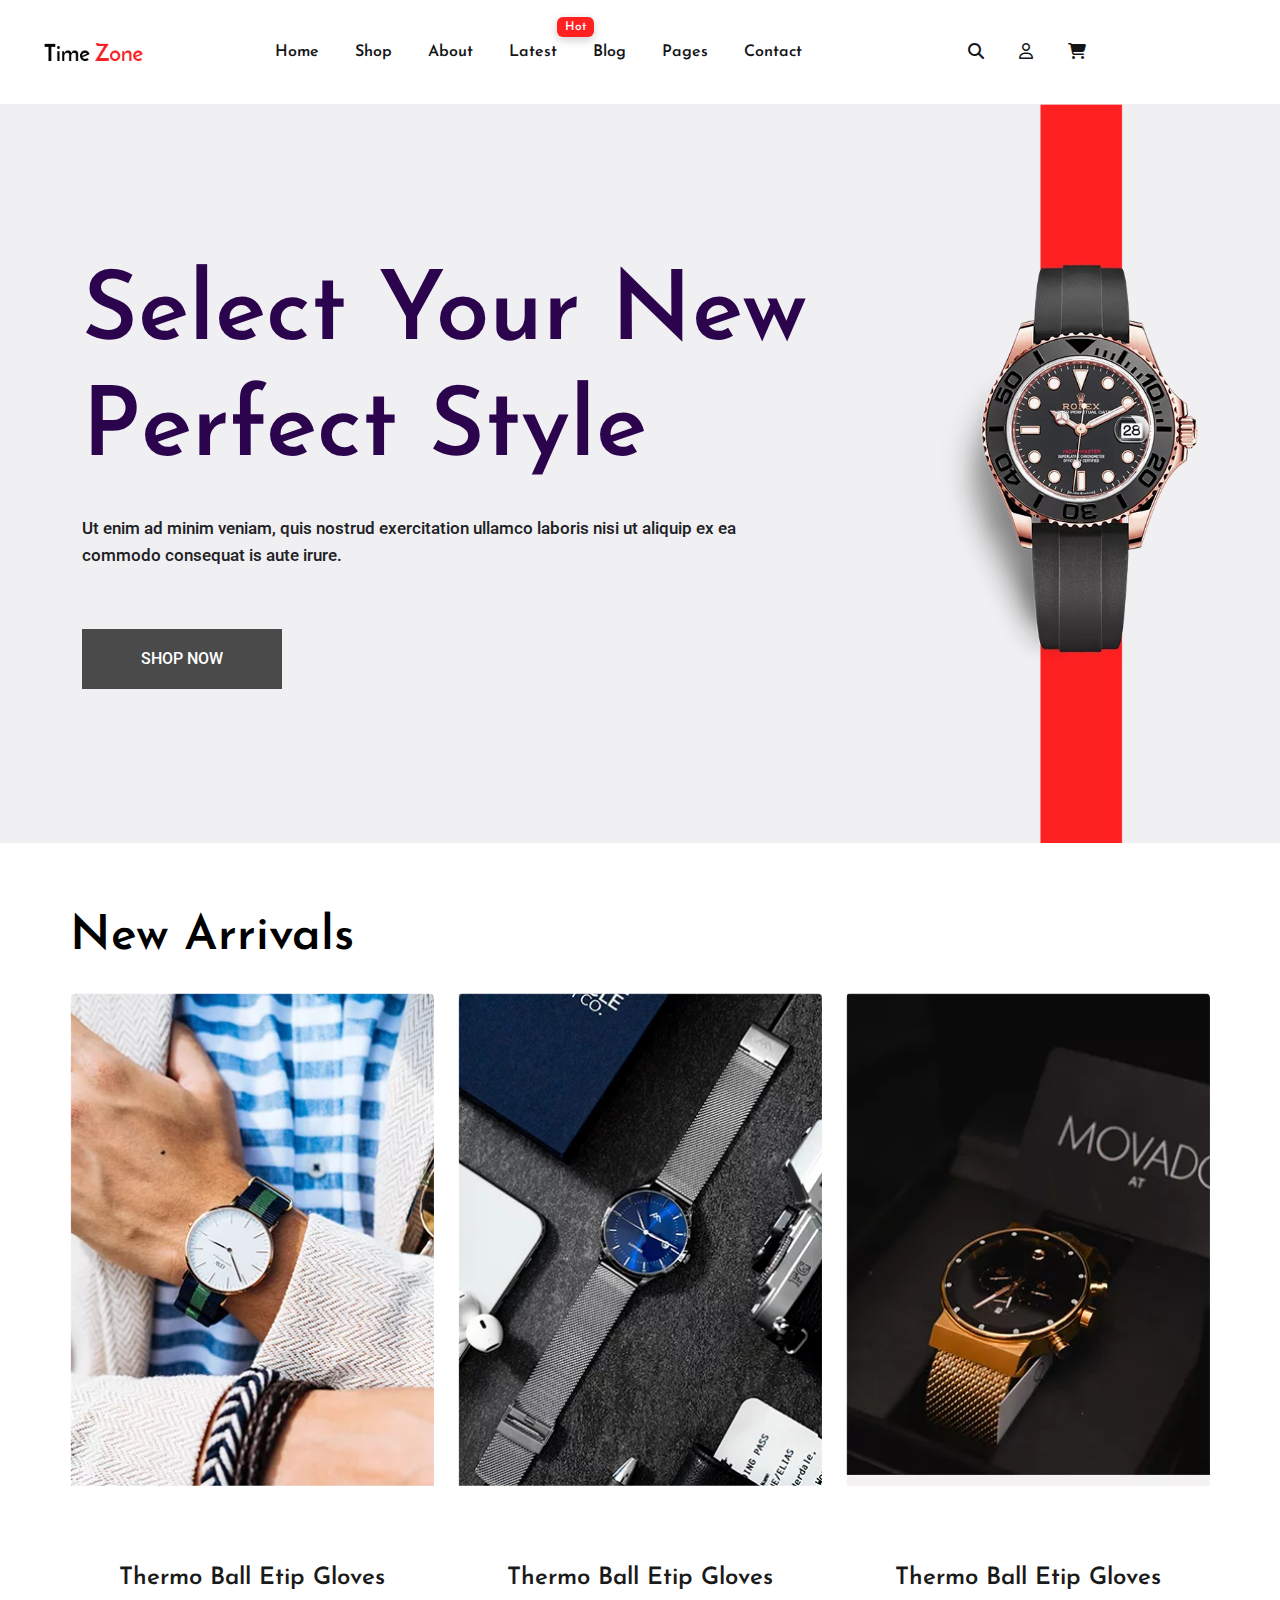
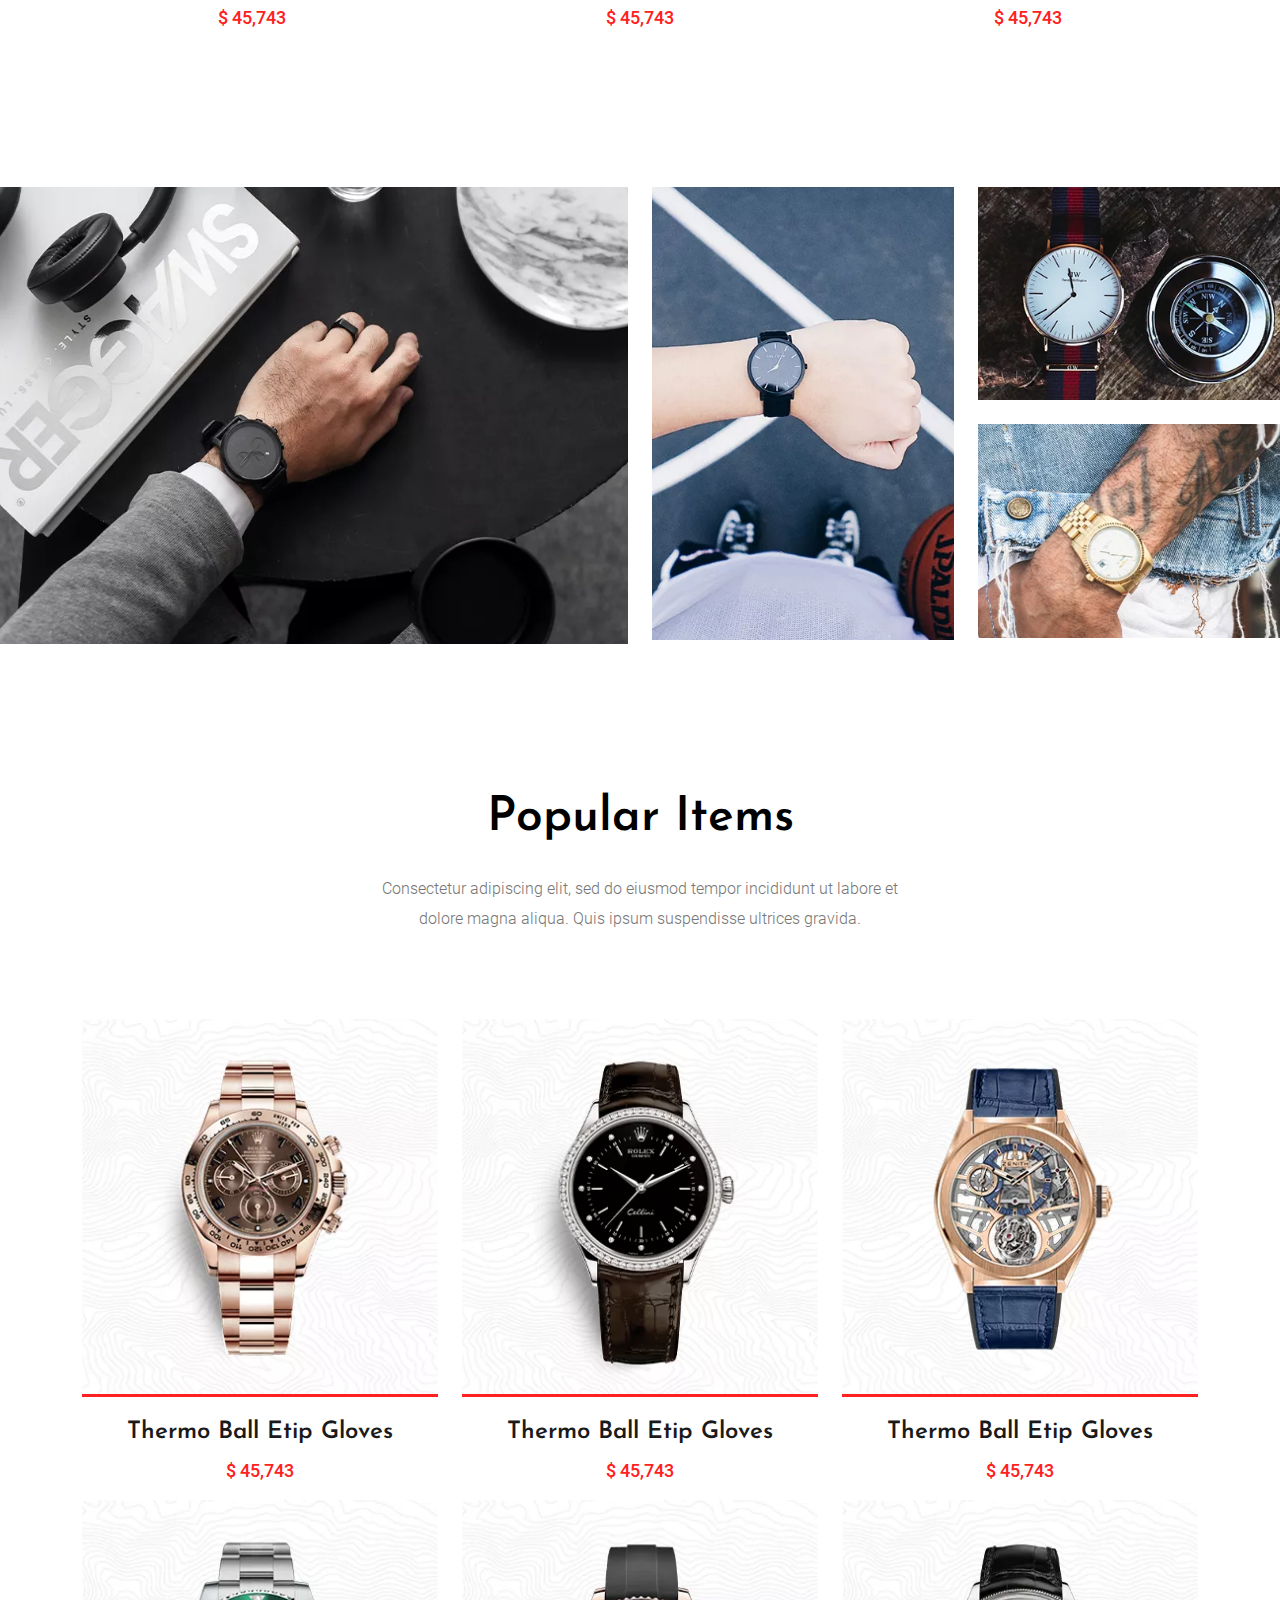
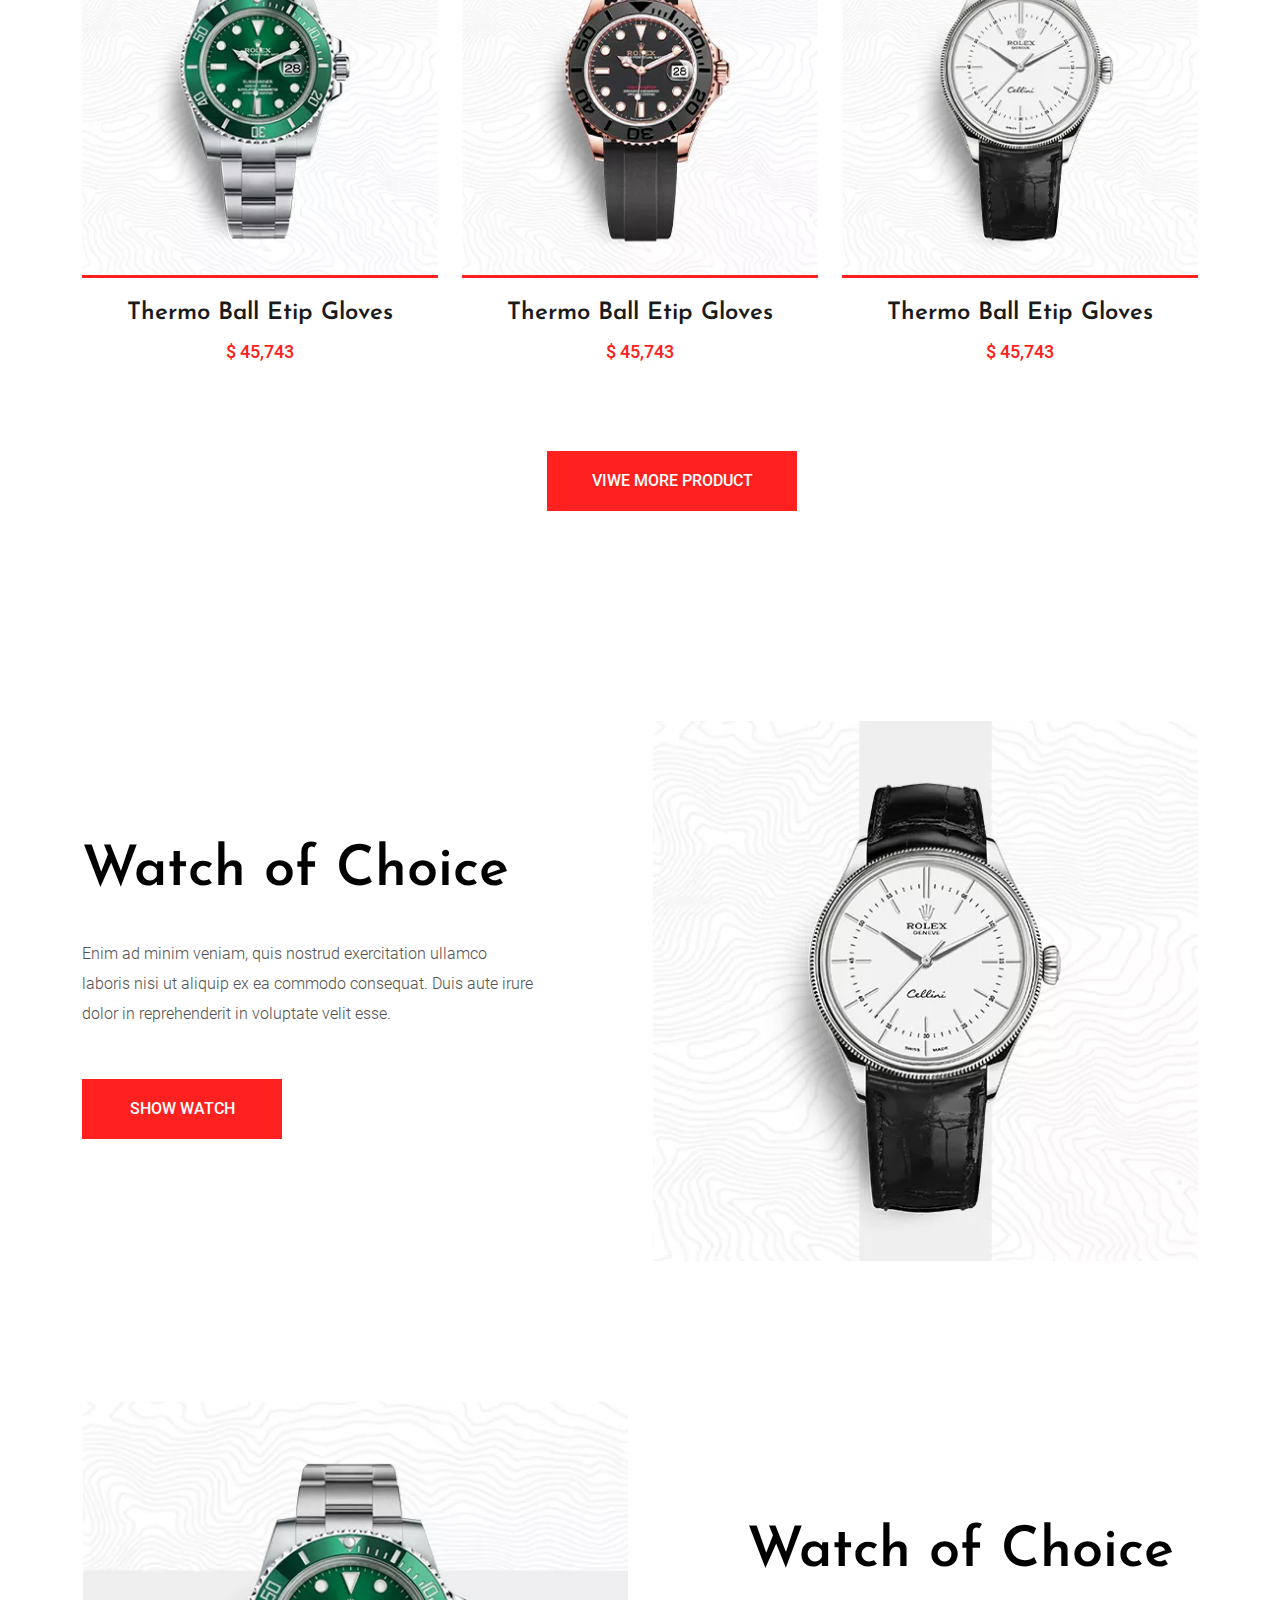
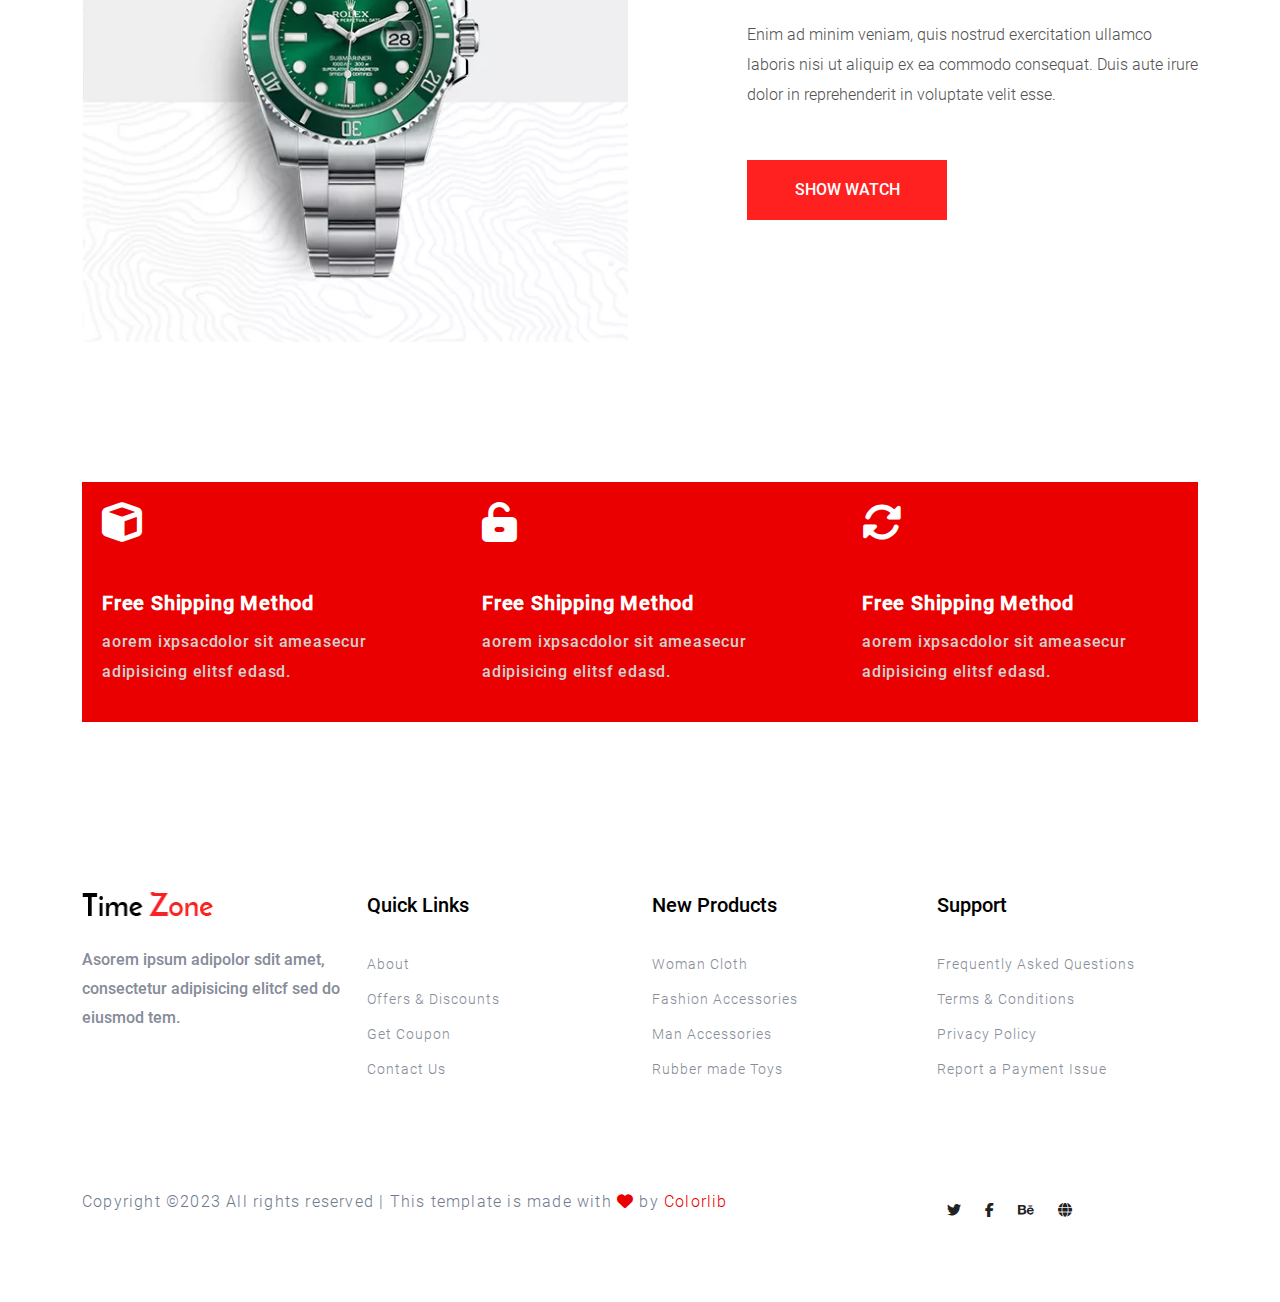
<file: index.html>
<!DOCTYPE html>
<html lang="en">
<head>
    <meta charset="UTF-8">
    <meta http-equiv="X-UA-Compatible" content="IE=edge">
    <meta name="viewport" content="width=device-width, initial-scale=1.0">
    <meta name="description" content="">
    <meta name="keywords" content="">
    <title>Watch shop | eCommers</title>
    <link rel="shortcut icon" href="imgs/logo/favicon.ico" type="image/x-icon">

    <!-- fontawesome cdn -->
    <link rel="stylesheet" href="https://cdnjs.cloudflare.com/ajax/libs/font-awesome/6.2.1/css/all.min.css">

    <!-- bootstrap link -->
    <link rel="stylesheet" href="css/bootstrap.min.css">
    <!-- main css -->
    <link rel="stylesheet" href="css/main.css">
</head>
<body>
    
    <!-- start header  -->
    <header id="header" >
        <nav class="navbar navbar-expand-lg ">
            <div class="container-fluid ">
                <a class="navbar-brand col-lg-1" href="#">
                    <img src="imgs/logo/logo (1).png" alt="">
                </a>
                <button class="navbar-toggler" type="button" data-bs-toggle="collapse" data-bs-target="#navbarSupportedContent" aria-controls="navbarSupportedContent" aria-expanded="false" aria-label="Toggle navigation">
                    <span class="navbar-toggler-icon"></span>
                </button>
                <div class="collapse navbar-collapse col-lg-9" id="navbarSupportedContent">
                    <ul class="navbar-nav  mb-2 mb-lg-0 col-lg-6 ">
                        <li class="nav-item">
                            <a class="nav-link" aria-current="page" href="index.html">Home</a>
                        </li>
                        <li class="nav-item">
                            <a class="nav-link" href="shop.html">Shop</a>
                        </li>
                        <li class="nav-item">
                            <a class="nav-link" href="about.html">About</a>
                        </li>
                        <li class="nav-item parentDropdown">
                            <a class="nav-link li_has_badge  " href="#" role="button">
                            Latest
                            <span class="badge">Hot</span>
                            </a>
                            <ul class="dropdown-me">
                                <li><a class="dropdown-item" href="shop.html"> Product list</a></li>
                                <li><a class="dropdown-item" href="watchShop.html"> Product Details</a></li>
                                
                            </ul>
                        </li>
                        <li class="nav-item parentDropdown">
                            <a class="nav-link " href="#" >
                            Blog
                            </a>
                            <ul class="dropdown-me">
                                <li><a class="dropdown-item" href="blog.html">Blog</a></li>
                                <li><a class="dropdown-item" href="#">Blog Details</a></li>
                            </ul>
                        </li>
                        <li class="nav-item parentDropdown">
                            <a class="nav-link " href="#" >
                            pages
                            </a>
                            <ul class="dropdown-me">
                                <li><a class="dropdown-item" href="#">Login</a></li>
                                <li><a class="dropdown-item" href="#">Cart</a></li>
                                <li><a class="dropdown-item" href="#">Element </a></li>
                                <li><a class="dropdown-item" href="#">Confirmation</a></li>
                                <li><a class="dropdown-item" href="#">Product Checkout</a></li>
                            </ul>
                        </li>
                    <li class="nav-item">
                        <a class="nav-link" href="contact.html">Contact</a>
                    </li>
                    </ul>
                    
                    
                </div>
                <div class="social col-lg-3">
                    <a href="#"> 
                        <i class="fa-solid fa-magnifying-glass"></i>
                    </a>

                    <a href="#"> 
                        <i class="fa-regular fa-user"></i>
                    </a>

                    <a href="#"> 
                        <i class="fa-solid fa-cart-shopping"></i>
                    </a>
                </div>
                
            </div>
        </nav>
    </header>

    <!-- end header  -->


    <!--start object  -->
    <section class="slidetitle">
        <div class="container">
            <div class="row justify-content-between align-items-center">
                <div class="col-xl-8 col-lg-8 col-md-8 col-sm-8">
                    <h2>Select Your New Perfect Style</h2>
                    <p>
                        Ut enim ad minim veniam, quis nostrud exercitation ullamco laboris nisi ut aliquip ex ea commodo consequat is aute irure.
                    </p>

                    <a href="#" class="but_loc"> shop now</a>
                </div>
                <div class="col-xl-3 col-lg-3 col-md-4 col-sm-4 d-none d-sm-block">
                    <img src="imgs/hero/watch.png" alt="">
                </div>
            </div>
            
        </div>
    </section>
    <!-- end object -->


    <!--start  New Arrivals-->
    <section class="Arrivals">
        <div class="container p-70">
            <h2>New Arrivals</h2>
            <div class="row justify-content-evenly">
                <div class="col-xl-4 col-lg-4 col-md-6 col-sm-6">
                    <div class="card" >
                        <div  class="imgall">
                            <img src="imgs/gallary/new_product1.png" class="card-img-top" alt="...">
                        </div>
                        <div class="card-body">
                            <h3><a href="#">Thermo Ball Etip Gloves</a></h3>
                            <span>$ 45,743</span>
                        </div>
                    </div>
                </div>
                <div class="col-xl-4 col-lg-4 col-md-6 col-sm-6">
                    <div class="card" >
                        <div class="imgall">
                            <img src="imgs/gallary/new_product2.png" class="card-img-top" alt="...">
                        </div>
                        <div class="card-body">
                            <h3><a href="#">Thermo Ball Etip Gloves</a></h3>
                            <span>$ 45,743</span>
                        </div>
                    </div>
                </div>
                <div class="col-xl-4 col-lg-4 col-md-6 col-sm-6">
                    <div class="card">
                        <div  class="imgall">
                            <img src="imgs/gallary/new_product3.png" class="card-img-top" alt="...">
                        </div>
                        <div class="card-body " >
                            <h3><a href="#">Thermo Ball Etip Gloves</a></h3>
                            <span>$ 45,743</span>
                        </div>
                    </div>
                </div>

            </div>
        </div>

        
    </section>
    <!--  end New Arrivals -->

    <!-- ///////////////////////////////////////////// -->
    <div class="gallery-area p-70">
        <div class="row">
            <div class="col-xl-6 col-lg-4 col-md-6 col-sm-6">
                <div class="single-gallery ">
                    <img src="imgs/gallary/gallery1.png" alt="" class="img-in-responsive">
                </div>
    
            </div>
            <div class="col-xl-3 col-lg-4 col-md-6 col-sm-6">
                <div class="single-gallery">
                    <img src="imgs/gallary/gallery2.png" alt=""  class="img-in-responsive">
                </div>
                
            </div>
            <div class="col-xl-3 col-lg-4 col-md-12">
                <div class="row">
                    <div class="col-xl-12 col-lg-12 col-md-6 col-sm-6">
                        <div class="single-gallery mb-4">
                            <img src="imgs/gallary/gallery3.png" alt=""class="">
                        </div>
                    </div>
                    <div class="col-xl-12 col-lg-12  col-md-6 col-sm-6">
                        <div class="single-gallery mb-3">
                            <img src="imgs/gallary/gallery4.png" alt=""class="">
                        </div>
                    </div>
                </div>
            </div>
    
    
        </div>
    
    </div>

    <!-- ///////////////////////////////////////////// -->

    <!--start Popular Items section  -->

    <section class=" Popular">
        <div class="container">
            <div class="row justify-content-center">
                <div class="col-xl-6 col-lg-7 col-md-9">
                    <div class="tittlePopular text-center p-70">
                        <h2>Popular Items </h2>
                        <p>Consectetur adipiscing elit, sed do eiusmod tempor incididunt ut labore et dolore magna aliqua. Quis ipsum suspendisse ultrices gravida.</p>
                    </div>
                </div>
            </div>

            <div class="row">
                <div class="col-xl-4 col-lg-4 col-md-6 col-sm-6">
                    <div class="card">
                        <div  class="imgall">
                            <img src="imgs/gallary/popular1.png" class="card-img-top" alt="...">
                            <div class="overlay">
                                <i class="fa-regular fa-heart"></i>
                                <a href="#" class="but-popular">add to cart</a>
                            </div>
                        </div>
                        <div class="card-body " >
                            <h3><a href="#">Thermo Ball Etip Gloves</a></h3>
                            <span>$ 45,743</span>
                        </div>
                    </div>
                </div>

                <div class="col-xl-4 col-lg-4 col-md-6 col-sm-6">
                    <div class="card">
                        <div  class="imgall">
                            <img src="imgs/gallary/popular2.png" class="card-img-top" alt="...">
                            <div class="overlay">
                                <i class="fa-regular fa-heart"></i>
                                <a href="#" class="but-popular">add to cart</a>
                            </div>
                        </div>
                        <div class="card-body " >
                            <h3><a href="#">Thermo Ball Etip Gloves</a></h3>
                            <span>$ 45,743</span>
                        </div>
                    </div>
                </div>

                <div class="col-xl-4 col-lg-4 col-md-6 col-sm-6">
                    <div class="card">
                        <div  class="imgall">
                            <img src="imgs/gallary/popular3.png" class="card-img-top" alt="...">
                            <div class="overlay">
                                <i class="fa-regular fa-heart"></i>
                                <a href="#" class="but-popular">add to cart</a>
                            </div>
                        </div>
                        <div class="card-body " >
                            <h3><a href="#">Thermo Ball Etip Gloves</a></h3>
                            <span>$ 45,743</span>
                        </div>
                    </div>
                </div>






                <div class="col-xl-4 col-lg-4 col-md-6 col-sm-6">
                    <div class="card">
                        <div  class="imgall">
                            <img src="imgs/gallary/popular4.png" class="card-img-top" alt="...">
                            <div class="overlay">
                                <i class="fa-regular fa-heart"></i>
                                <a href="#" class="but-popular">add to cart</a>
                            </div>
                        </div>
                        <div class="card-body " >
                            <h3><a href="#">Thermo Ball Etip Gloves</a></h3>
                            <span>$ 45,743</span>
                        </div>
                    </div>
                </div>

                <div class="col-xl-4 col-lg-4 col-md-6 col-sm-6">
                    <div class="card">
                        <div  class="imgall">
                            <img src="imgs/gallary/popular5.png" class="card-img-top" alt="...">
                            <div class="overlay">
                                <i class="fa-regular fa-heart"></i>
                                <a href="#" class="but-popular">add to cart</a>
                            </div>
                        </div>
                        <div class="card-body " >
                            <h3><a href="#">Thermo Ball Etip Gloves</a></h3>
                            <span>$ 45,743</span>
                        </div>
                    </div>
                </div>

                <div class="col-xl-4 col-lg-4 col-md-6 col-sm-6">
                    <div class="card">
                        <div  class="imgall">
                            <img src="imgs/gallary/popular6.png" class="card-img-top" alt="...">
                            <div class="overlay">
                                <i class="fa-regular fa-heart"></i>
                                <a href="#" class="but-popular">add to cart</a>
                            </div>
                        </div>
                        <div class="card-body " >
                            <h3><a href="#">Thermo Ball Etip Gloves</a></h3>
                            <span>$ 45,743</span>
                        </div>
                    </div>
                </div>


                <div class="row justify-content-center ">
                    <div class="col-md-2">
                        <div class="text-center p-70 but-responsiv">
                            <a href="#" class="but_loc but_loc-bg"> viwe more Product</a>
                        </div>
                    </div>
                </div>



            </div>
            
        </div>


    </section>


    <!-- end Popular Items section -->

<!--  -->
    <!--  -->
    <section class="watch-area p-70">
        <div class="container">
            <div class="row align-items-center justify-content-between p-70 ">
                <div class="col-lg-5 col-md-6 mar-button">
                    <h2>Watch of Choice</h2>
                    <p>Enim ad minim veniam, quis nostrud exercitation ullamco laboris nisi ut aliquip ex ea commodo consequat. Duis aute irure dolor in reprehenderit in voluptate velit esse.</p>
                    <a href="#" class="but_loc but_loc-bg">show watch</a>
                </div>
                <div class="col-lg-6 col-md-6 col-sm-10">
                    <div class="choice-watch-img mb-40">
                        <img src="imgs/gallary/choce_watch1.png" alt="">
                    </div>
                </div>
            </div>

            <div class="row align-items-center justify-content-between p-70">
                <div class="col-lg-6 col-md-6 col-sm-10">
                    <div class="choice-watch-img mb-40">
                        <img src="imgs/gallary/choce_watch2.png" alt="" class="mar-button">
                    </div>
                </div>

                <div class="col-lg-5 col-md-6">
                    <h2>Watch of Choice</h2>
                    <p>Enim ad minim veniam, quis nostrud exercitation ullamco laboris nisi ut aliquip ex ea commodo consequat. Duis aute irure dolor in reprehenderit in voluptate velit esse.</p>
                    <a href="#" class="but_loc but_loc-bg">show watch</a>
                </div>
                
            </div>
        </div>
    </section>
    <!--  -->


<!-- start shop-method-area  -->

    <section class="shop-method-area">
        <div class="container">
            <div class="method-wrapper">
                <div class="row">
                    <div class="col-xl-4 col-lg-4 col-md-6">
                        <div class="card">
                            <i class="fa-solid fa-cube"></i><br>
                            <h3>Free Shipping Method    </h3>
                            <p>
                                aorem ixpsacdolor sit ameasecur adipisicing elitsf edasd.
                            </p>
                        </div>
                    </div>
                    <div class="col-xl-4 col-lg-4 col-md-6">
                        <div class="card">
                            <i class="fa-solid fa-unlock-keyhole"></i><br>
                            <h3>Free Shipping Method    </h3>
                            <p>
                                aorem ixpsacdolor sit ameasecur adipisicing elitsf edasd.
                            </p>
                        </div>
                    </div>
                    <div class="col-xl-4 col-lg-4 col-md-6">
                        <div class="card">
                            <i class="fa-solid fa-rotate"></i><br>
                            <h3>Free Shipping Method    </h3>
                            <p>
                                aorem ixpsacdolor sit ameasecur adipisicing elitsf edasd.
                            </p>
                        </div>
                    </div>
                </div>
            </div>
        </div>
    </section>
<!-- end shop-method-area  -->



<!--start footer  -->
<footer class="p-70">
    <div class="container">
        <div class="row justify-content-between">
            <div class="col-xl-3 col-lg-3 col-md-5 col-sm-6">
                <div class="single-footer-caption mb-50">
                    <div class="single-footer-caption mb-30">
                        <div class="footer-logo">
                            <a href="index.html"><img src="imgs/logo/logo2_footer (1).png" alt=""></a>
                        </div>
                        <div class="footer-tittle">
                            <div class="footer-pera">
                                <p>Asorem ipsum adipolor sdit amet, consectetur adipisicing elitcf sed do eiusmod tem.</p>
                            </div>
                        </div>
                    </div>
                </div>
            </div>

            <div class="col-xl-3 col-lg-3 col-md-3 col-sm-5">
                <div class="single-footer-caption mb-50">
                    <div class="footer-tittle">
                        <h4>Quick Links</h4>
                        <ul>
                            <li><a href="#">About</a></li>
                            <li><a href="#"> Offers &amp; Discounts</a></li>
                            <li><a href="#"> Get Coupon</a></li>
                            <li><a href="#"> Contact Us</a></li>
                        </ul>
                    </div>
                </div>
            </div>

            <div class="col-xl-3 col-lg-3 col-md-4 col-sm-7">
                <div class="single-footer-caption mb-50">
                    <div class="footer-tittle">
                        <h4>New Products</h4>
                        <ul>
                            <li><a href="#">Woman Cloth</a></li>
                            <li><a href="#">Fashion Accessories</a></li>
                            <li><a href="#"> Man Accessories</a></li>
                            <li><a href="#"> Rubber made Toys</a></li>
                        </ul>
                    </div>
                </div>
            </div>


            <div class="col-xl-3 col-lg-3 col-md-5 col-sm-7">
                <div class="single-footer-caption mb-50">
                    <div class="footer-tittle">
                        <h4>Support</h4>
                        <ul>
                            <li><a href="#">Frequently Asked Questions</a></li>
                            <li><a href="#">Terms &amp; Conditions</a></li>
                            <li><a href="#">Privacy Policy</a></li>
                            <li><a href="#">Report a Payment Issue</a></li>
                        </ul>
                    </div>
                </div>
            </div>
        </div>



        <div class="footer-coptright row align-items-center">
            <div class="col-xl-9 col-lg-10 col-md-7">
                <div class="footer-copy-right">
                    <p>
                        Copyright ©2023 All rights reserved | This template is made with <i class="fa fa-heart" aria-hidden="true"></i> by <a href="#" target="_blank">Colorlib</a>
                    </p>
                </div>
            </div>
            <div class="col-xl-3 col-lg-2 col-md-5">
                <div class="footer-copy-right f-right">
                
                    <div class="footer-social">
                        <a href="#"><i class="fab fa-twitter"></i></a>
                        <a href="https://www.facebook.com"><i class="fab fa-facebook-f"></i></a>
                        <a href="#"><i class="fab fa-behance"></i></a>
                        <a href="#"><i class="fas fa-globe"></i></a>
                    </div>
                </div>
            </div>
        </div>
    </div>
    
</footer>


<button id="upTop" class="btn "><i class="fa-solid fa-up-long"></i></button>



    <script src="js/popper.min.js"></script>
    <script src="js/bootstrap.min.js"></script>
    <script src="js/main.js"></script>
</body>
</html>
</file>
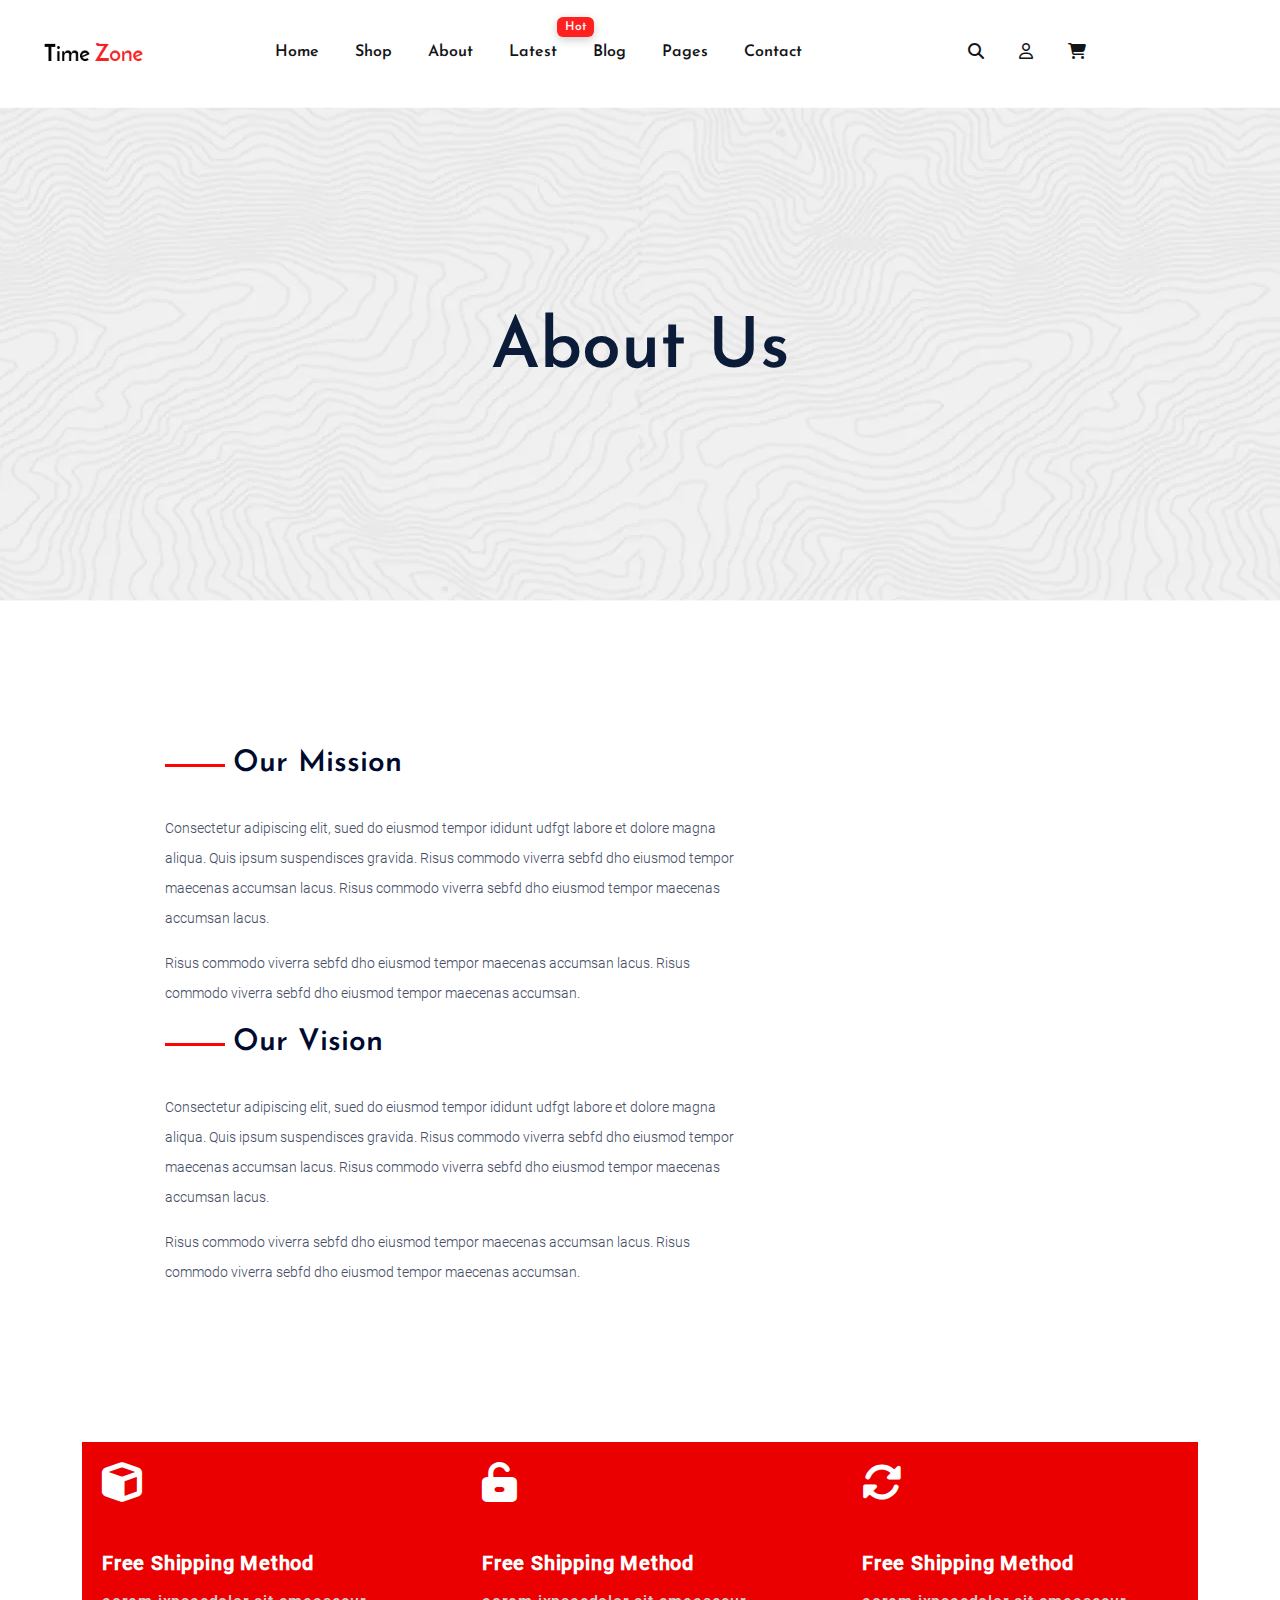
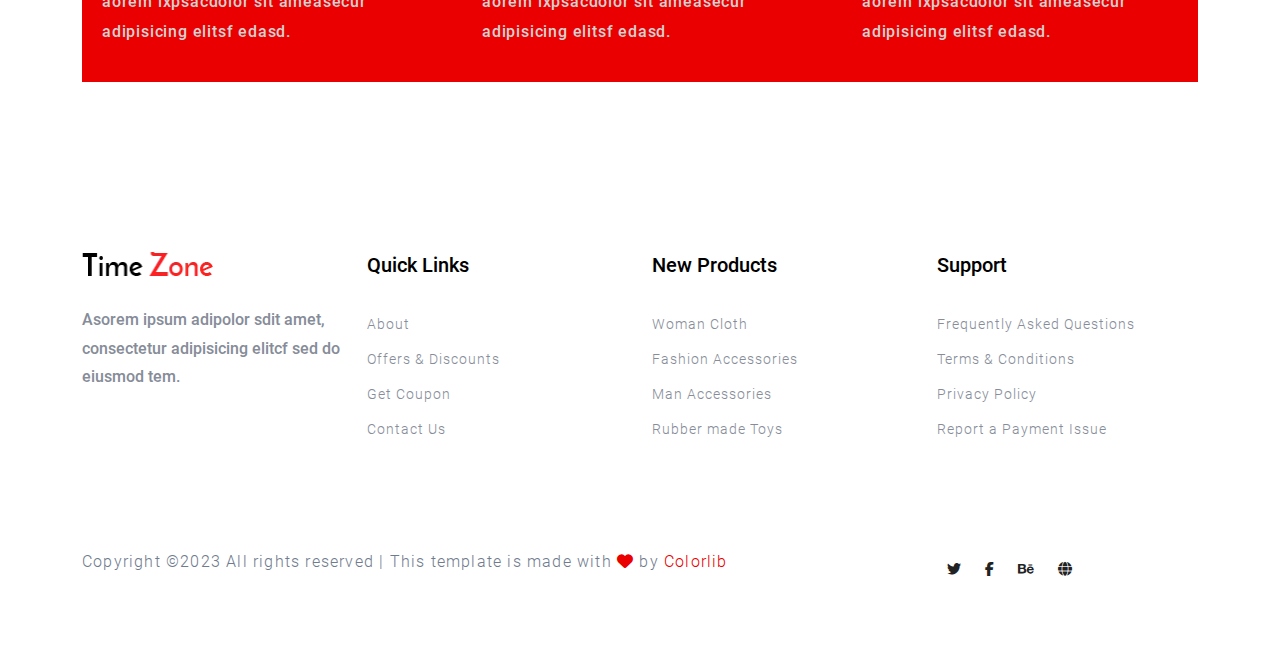
<file: about.html>
<!DOCTYPE html>
<html lang="en">
<head>
    <meta charset="UTF-8">
    <meta http-equiv="X-UA-Compatible" content="IE=edge">
    <meta name="viewport" content="width=device-width, initial-scale=1.0">
    <meta name="description" content="">
    <meta name="keywords" content="">
    <title>Watch shop | eCommers</title>
    <link rel="shortcut icon" href="imgs/logo/favicon.ico" type="image/x-icon">

    <!-- fontawesome cdn -->
    <link rel="stylesheet" href="https://cdnjs.cloudflare.com/ajax/libs/font-awesome/6.2.1/css/all.min.css">


    <link rel="stylesheet" href="css/bootstrap.min.css">
    <link rel="stylesheet" href="css/main.css">
</head>
<body>
    
    <!-- start header  -->
    <header id="header">
        <nav class="navbar navbar-expand-lg ">
            <div class="container-fluid ">
                <a class="navbar-brand col-lg-1" href="#">
                    <img src="imgs/logo/logo (1).png" alt="">
                </a>
                <button class="navbar-toggler" type="button" data-bs-toggle="collapse" data-bs-target="#navbarSupportedContent" aria-controls="navbarSupportedContent" aria-expanded="false" aria-label="Toggle navigation">
                    <span class="navbar-toggler-icon"></span>
                </button>
                <div class="collapse navbar-collapse col-lg-9" id="navbarSupportedContent">
                    <ul class="navbar-nav me-0 mb-2 mb-lg-0 col-lg-6 ">
                        <li class="nav-item">
                            <a class="nav-link" aria-current="page" href="index.html">Home</a>
                        </li>
                        <li class="nav-item">
                            <a class="nav-link" href="shop.html">Shop</a>
                        </li>
                        <li class="nav-item">
                            <a class="nav-link" href="about.html">About</a>
                        </li>
                        <li class="nav-item parentDropdown">
                            <a class="nav-link li_has_badge  " href="#" role="button">
                            Latest
                            <span class="badge">Hot</span>
                            </a>
                            <ul class="dropdown-me">
                                <li><a class="dropdown-item" href="shop.html"> Product list</a></li>
                                <li><a class="dropdown-item" href="watchShop.html"> Product Details</a></li>
                                
                            </ul>
                        </li>
                        <li class="nav-item parentDropdown">
                            <a class="nav-link " href="#" >
                            Blog
                            </a>
                            <ul class="dropdown-me">
                                <li><a class="dropdown-item" href="blog.html">Blog</a></li>
                                <li><a class="dropdown-item" href="#">Blog Details</a></li>
                            </ul>
                        </li>
                        <li class="nav-item parentDropdown">
                            <a class="nav-link " href="#" >
                            pages
                            </a>
                            <ul class="dropdown-me">
                                <li><a class="dropdown-item" href="#">Login</a></li>
                                <li><a class="dropdown-item" href="#">Cart</a></li>
                                <li><a class="dropdown-item" href="#">Element </a></li>
                                <li><a class="dropdown-item" href="#">Confirmation</a></li>
                                <li><a class="dropdown-item" href="#">Product Checkout</a></li>
                            </ul>
                        </li>
                    <li class="nav-item">
                        <a class="nav-link" href="contact.html">Contact</a>
                    </li>
                    </ul>
                </div>
                <div class="social col-lg-3">
                    <a href="#"> 
                        <i class="fa-solid fa-magnifying-glass"></i>
                    </a>

                    <a href="#"> 
                        <i class="fa-regular fa-user"></i>
                    </a>

                    <a href="#"> 
                        <i class="fa-solid fa-cart-shopping"></i>
                    </a>
                </div>
                
            </div>
        </nav>
    </header>

    <!-- end header  -->

    <!-- start frist section -->
    <section class="Watch_Shop">
        <div class="shopHeader">
                <h2>About Us</h2>
        </div>
    </section>


    <!-- end frist section -->


    <!-- start about details  -->
    <section class="about-details p-70">
        <div class="container">
            <div class="row">
                <div class="offset-xl-1 col-lg-6 p-70">
                    <div class="about-details-cap mb-50">
                        <h3>
                            Our Mission
                        </h3>
                        <p>
                            Consectetur adipiscing elit, sued do eiusmod tempor ididunt udfgt labore et dolore magna aliqua. Quis ipsum suspendisces gravida. Risus commodo viverra sebfd dho eiusmod tempor maecenas accumsan lacus. Risus commodo viverra sebfd dho eiusmod tempor maecenas accumsan lacus.
                        </p>
                        <p>
                            Risus commodo viverra sebfd dho eiusmod tempor maecenas accumsan lacus. Risus commodo viverra sebfd dho eiusmod tempor maecenas accumsan.
                        </p>

                    </div>
                    <div class="about-details-cap mb-50">
                        <h3>
                            Our Vision
                        </h3>
                        <p>
                            Consectetur adipiscing elit, sued do eiusmod tempor ididunt udfgt labore et dolore magna aliqua. Quis ipsum suspendisces gravida. Risus commodo viverra sebfd dho eiusmod tempor maecenas accumsan lacus. Risus commodo viverra sebfd dho eiusmod tempor maecenas accumsan lacus.
                        </p>
                        <p>
                            Risus commodo viverra sebfd dho eiusmod tempor maecenas accumsan lacus. Risus commodo viverra sebfd dho eiusmod tempor maecenas accumsan.
                        </p>

                    </div>
                </div>

            </div>
        </div>
    </section>


    <!-- end about details  -->






<!-- start shop-method-area  -->

<section class="shop-method-area">
    <div class="container">
        <div class="method-wrapper">
            <div class="row">
                <div class="col-xl-4 col-lg-4 col-md-6">
                    <div class="card">
                        <i class="fa-solid fa-cube"></i><br>
                        <h3>Free Shipping Method    </h3>
                        <p>
                            aorem ixpsacdolor sit ameasecur adipisicing elitsf edasd.
                        </p>
                    </div>
                </div>
                <div class="col-xl-4 col-lg-4 col-md-6">
                    <div class="card">
                        <i class="fa-solid fa-unlock-keyhole"></i><br>
                        <h3>Free Shipping Method    </h3>
                        <p>
                            aorem ixpsacdolor sit ameasecur adipisicing elitsf edasd.
                        </p>
                    </div>
                </div>
                <div class="col-xl-4 col-lg-4 col-md-6">
                    <div class="card">
                        <i class="fa-solid fa-rotate"></i><br>
                        <h3>Free Shipping Method    </h3>
                        <p>
                            aorem ixpsacdolor sit ameasecur adipisicing elitsf edasd.
                        </p>
                    </div>
                </div>
            </div>
        </div>
    </div>
</section>
<!-- end shop-method-area  -->






    <!--start footer  -->
<footer class="p-70">
    <div class="container">
        <div class="row justify-content-between">
            <div class="col-xl-3 col-lg-3 col-md-5 col-sm-6">
                <div class="single-footer-caption mb-50">
                    <div class="single-footer-caption mb-30">
                        <div class="footer-logo">
                            <a href="index.html"><img src="imgs/logo/logo2_footer (1).png" alt=""></a>
                        </div>
                        <div class="footer-tittle">
                            <div class="footer-pera">
                                <p>Asorem ipsum adipolor sdit amet, consectetur adipisicing elitcf sed do eiusmod tem.</p>
                            </div>
                        </div>
                    </div>
                </div>
            </div>

            <div class="col-xl-3 col-lg-3 col-md-3 col-sm-5">
                <div class="single-footer-caption mb-50">
                    <div class="footer-tittle">
                        <h4>Quick Links</h4>
                        <ul>
                            <li><a href="#">About</a></li>
                            <li><a href="#"> Offers &amp; Discounts</a></li>
                            <li><a href="#"> Get Coupon</a></li>
                            <li><a href="#"> Contact Us</a></li>
                        </ul>
                    </div>
                </div>
            </div>

            <div class="col-xl-3 col-lg-3 col-md-4 col-sm-7">
                <div class="single-footer-caption mb-50">
                    <div class="footer-tittle">
                        <h4>New Products</h4>
                        <ul>
                            <li><a href="#">Woman Cloth</a></li>
                            <li><a href="#">Fashion Accessories</a></li>
                            <li><a href="#"> Man Accessories</a></li>
                            <li><a href="#"> Rubber made Toys</a></li>
                        </ul>
                    </div>
                </div>
            </div>


            <div class="col-xl-3 col-lg-3 col-md-5 col-sm-7">
                <div class="single-footer-caption mb-50">
                    <div class="footer-tittle">
                        <h4>Support</h4>
                        <ul>
                            <li><a href="#">Frequently Asked Questions</a></li>
                            <li><a href="#">Terms &amp; Conditions</a></li>
                            <li><a href="#">Privacy Policy</a></li>
                            <li><a href="#">Report a Payment Issue</a></li>
                        </ul>
                    </div>
                </div>
            </div>
        </div>



        <div class="footer-coptright row align-items-center">
            <div class="col-xl-9 col-lg-10 col-md-7">
                <div class="footer-copy-right">
                    <p>
                        Copyright ©2023 All rights reserved | This template is made with <i class="fa fa-heart" aria-hidden="true"></i> by <a href="#" target="_blank">Colorlib</a>
                    </p>
                </div>
            </div>
            <div class="col-xl-3 col-lg-2 col-md-5">
                <div class="footer-copy-right f-right">
                
                    <div class="footer-social">
                        <a href="#"><i class="fab fa-twitter"></i></a>
                        <a href="https://www.facebook.com"><i class="fab fa-facebook-f"></i></a>
                        <a href="#"><i class="fab fa-behance"></i></a>
                        <a href="#"><i class="fas fa-globe"></i></a>
                    </div>
                </div>
            </div>
        </div>
    </div>

</footer>



<button id="upTop" class="btn "><i class="fa-solid fa-up-long"></i></button>



    <script src="js/popper.min.js"></script>
    <script src="js/bootstrap.min.js"></script>
    <script src="js/main.js"></script>
</body>
</html>
</file>
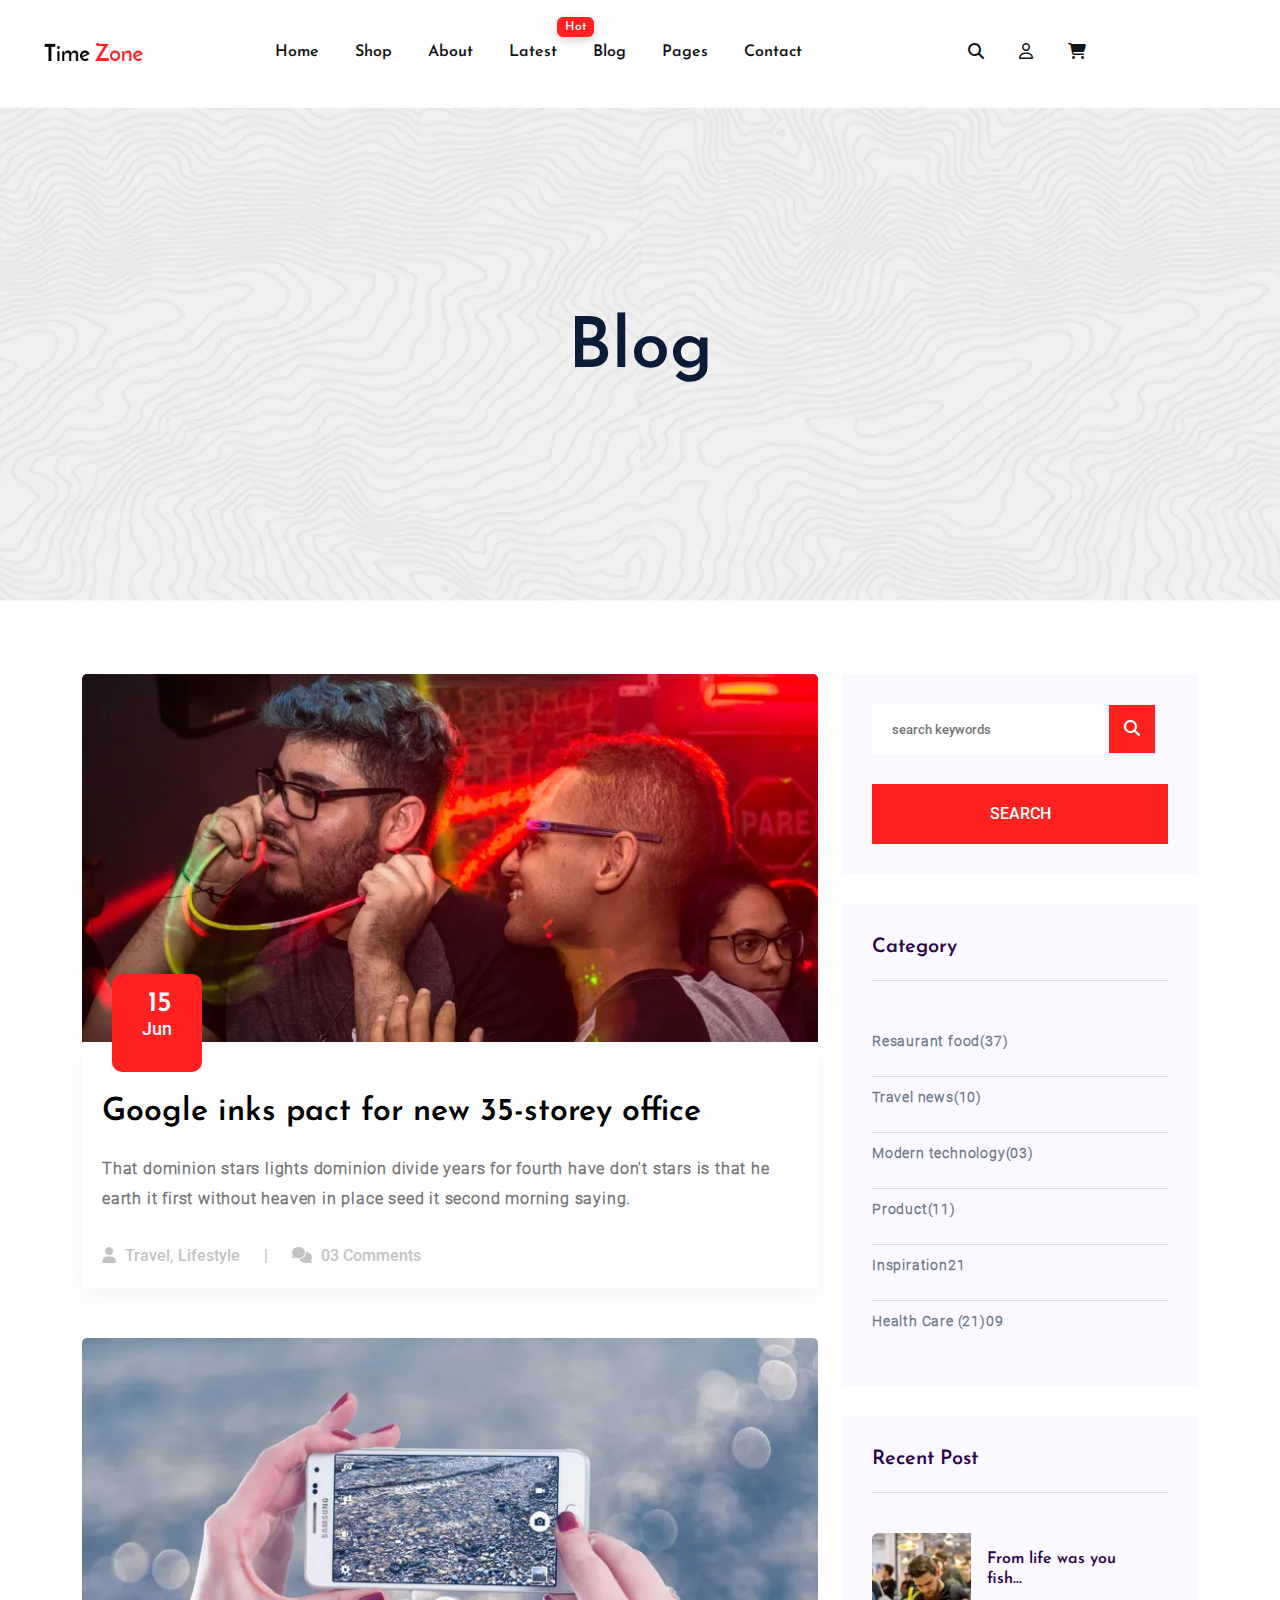
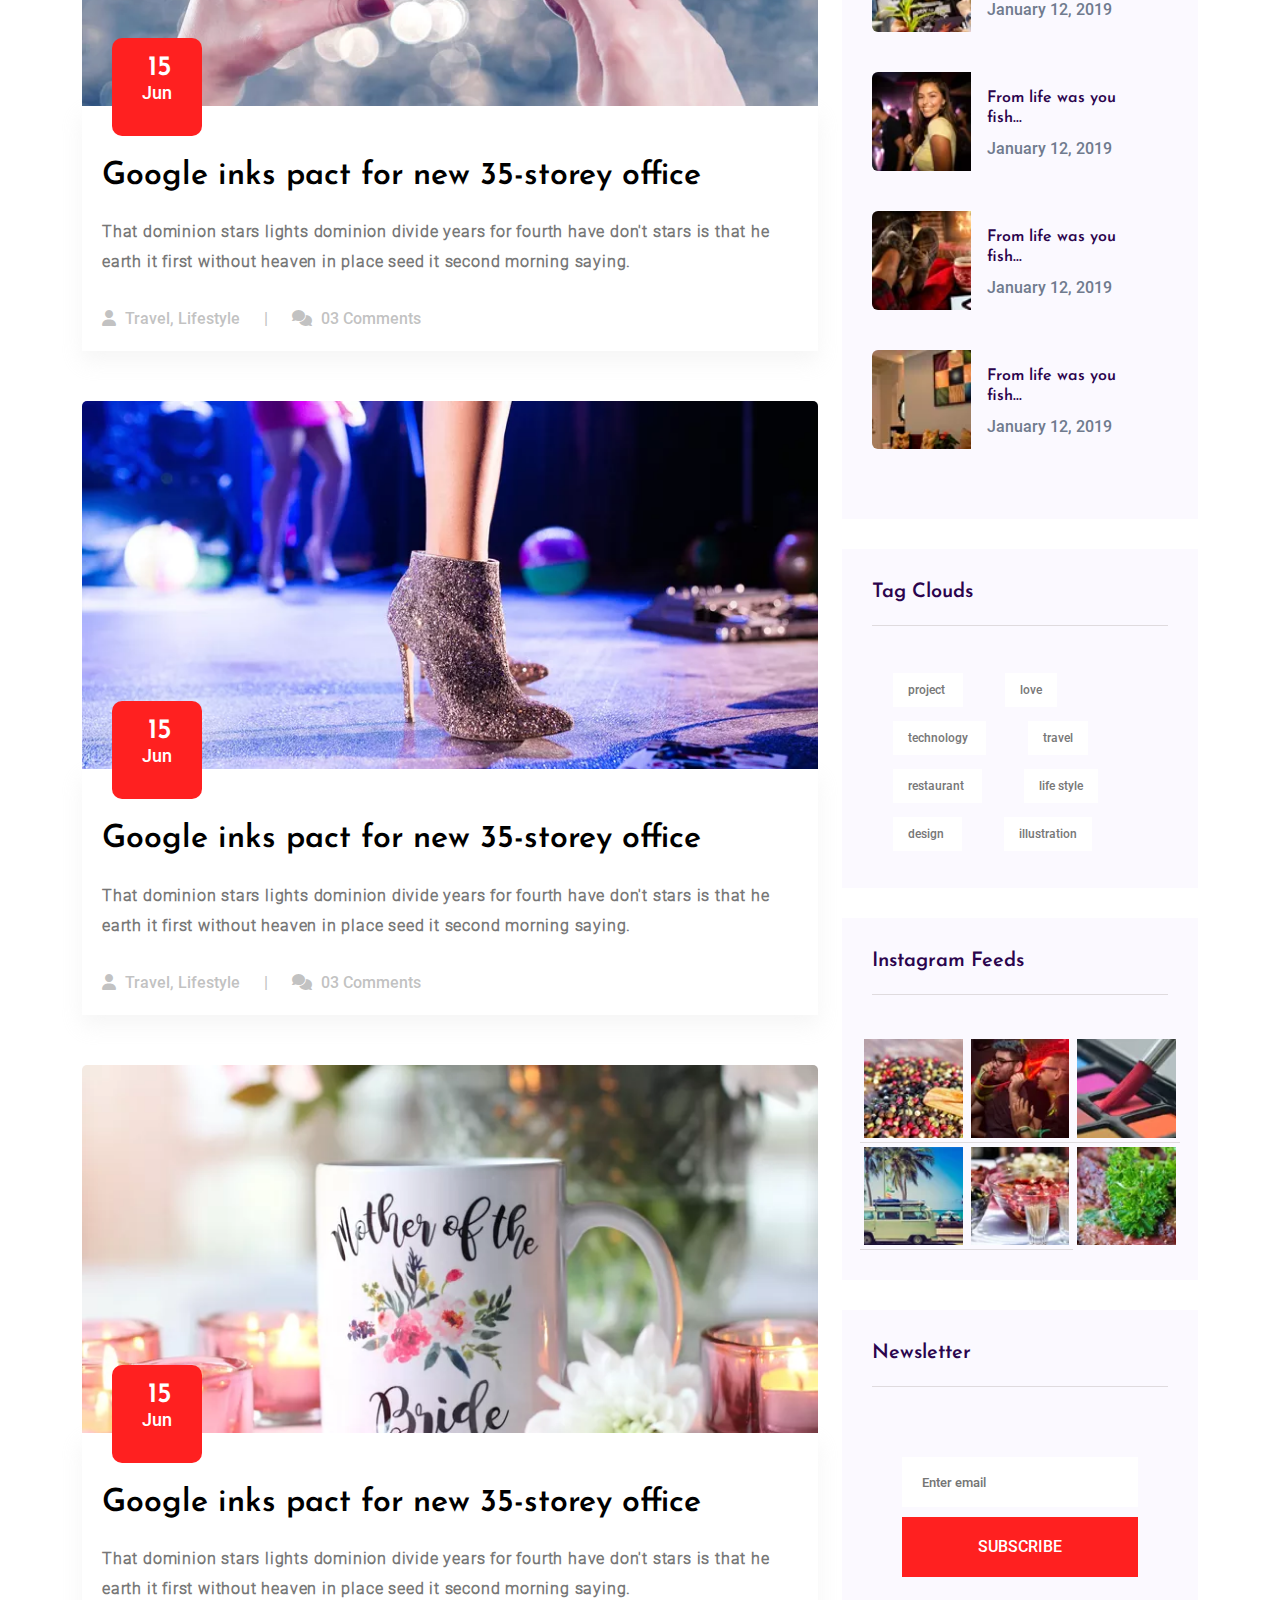
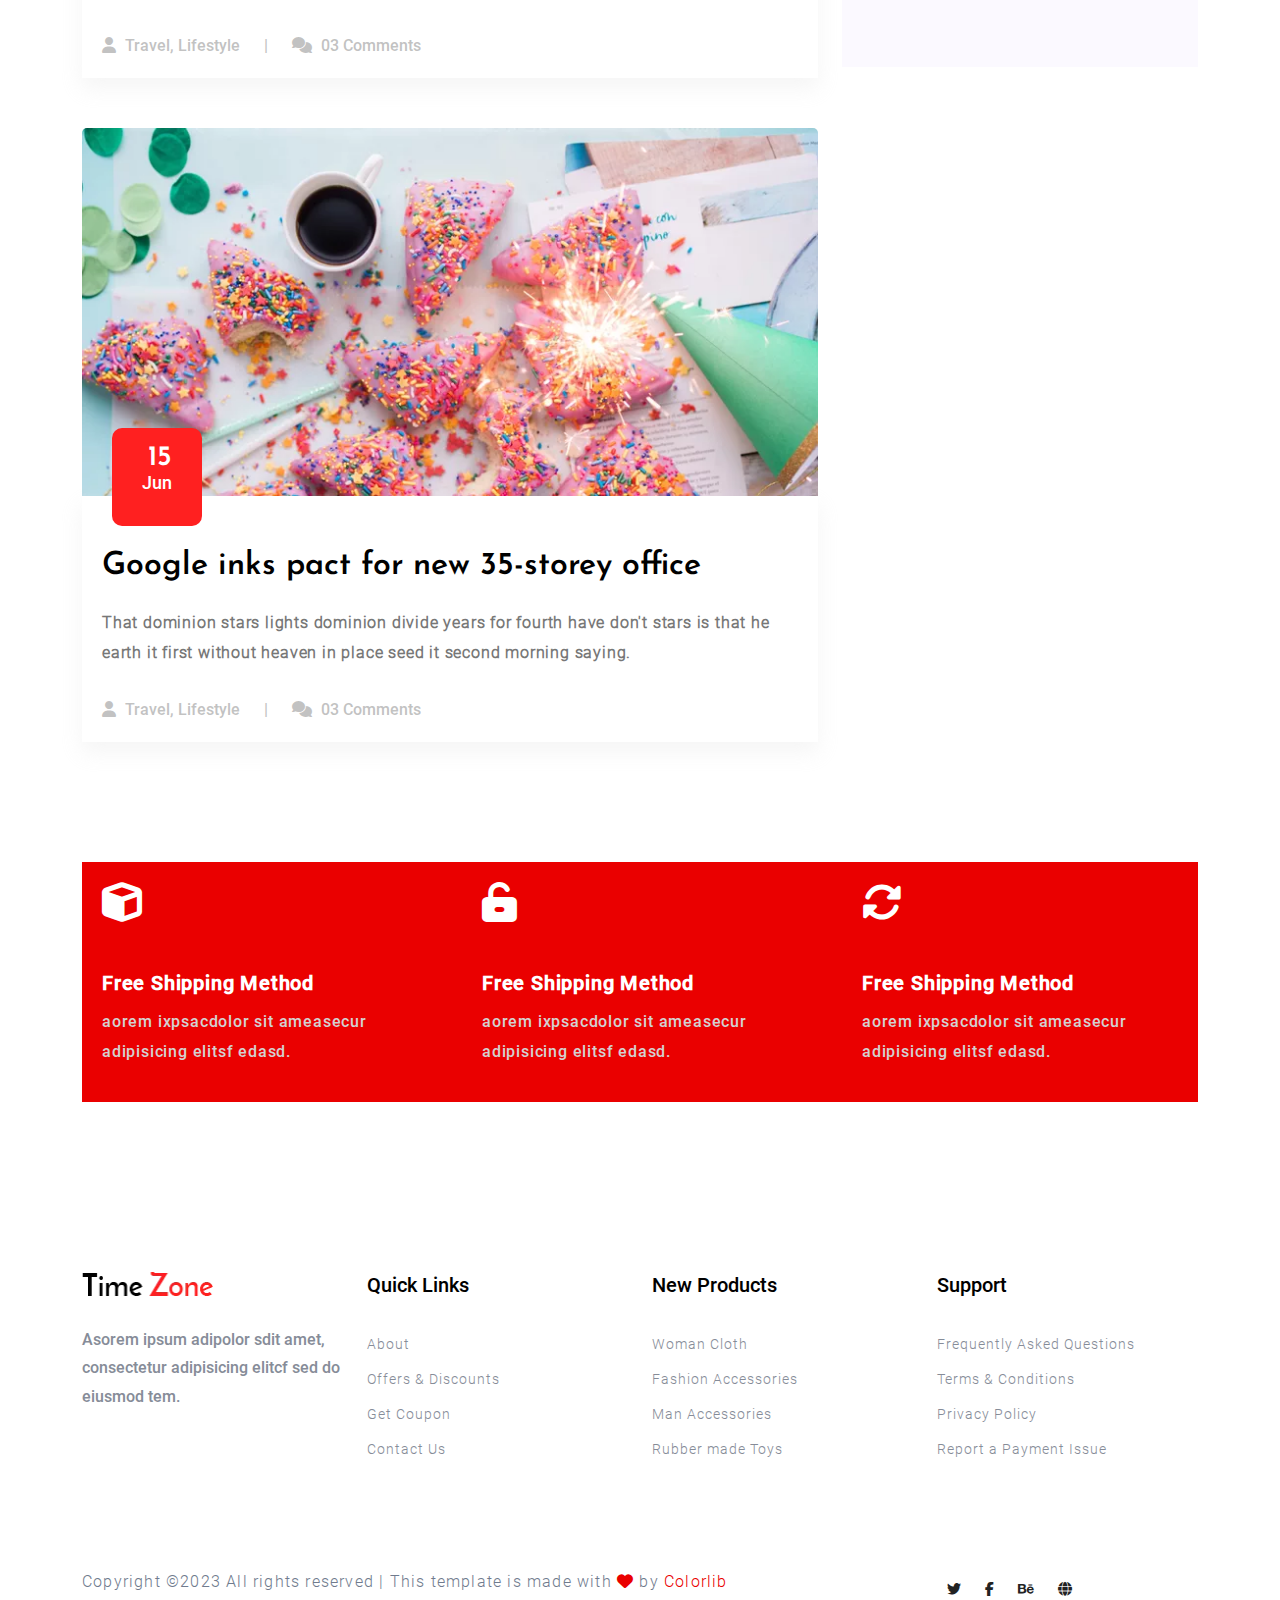
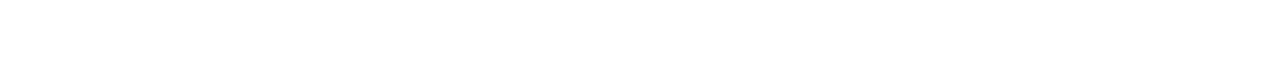
<file: blog.html>
<!DOCTYPE html>
<html lang="en">
<head>
    <meta charset="UTF-8">
    <meta http-equiv="X-UA-Compatible" content="IE=edge">
    <meta name="viewport" content="width=device-width, initial-scale=1.0">
    <meta name="description" content="">
    <meta name="keywords" content="">
    <title>Watch shop | eCommers</title>
    <link rel="shortcut icon" href="imgs/logo/favicon.ico" type="image/x-icon">

    <!-- fontawesome cdn -->
    <link rel="stylesheet" href="https://cdnjs.cloudflare.com/ajax/libs/font-awesome/6.2.1/css/all.min.css">


    <link rel="stylesheet" href="css/bootstrap.min.css">
    <link rel="stylesheet" href="css/main.css">
</head>
<body>
    
    <!-- start header  -->
    <header id="header">
        <nav class="navbar navbar-expand-lg ">
            <div class="container-fluid ">
                <a class="navbar-brand col-lg-1" href="#">
                    <img src="imgs/logo/logo (1).png" alt="">
                </a>
                <button class="navbar-toggler" type="button" data-bs-toggle="collapse" data-bs-target="#navbarSupportedContent" aria-controls="navbarSupportedContent" aria-expanded="false" aria-label="Toggle navigation">
                    <span class="navbar-toggler-icon"></span>
                </button>
                <div class="collapse navbar-collapse col-lg-9" id="navbarSupportedContent">
                    <ul class="navbar-nav me-0 mb-2 mb-lg-0 col-lg-6 ">
                        <li class="nav-item">
                            <a class="nav-link" aria-current="page" href="index.html">Home</a>
                        </li>
                        <li class="nav-item">
                            <a class="nav-link" href="shop.html">Shop</a>
                        </li>
                        <li class="nav-item">
                            <a class="nav-link" href="about.html">About</a>
                        </li>
                        <li class="nav-item parentDropdown">
                            <a class="nav-link li_has_badge  " href="#" role="button">
                            Latest
                            <span class="badge">Hot</span>
                            </a>
                            <ul class="dropdown-me">
                                <li><a class="dropdown-item" href="shop.html"> Product list</a></li>
                                <li><a class="dropdown-item" href="watchShop.html"> Product Details</a></li>
                                
                            </ul>
                        </li>
                        <li class="nav-item parentDropdown">
                            <a class="nav-link " href="#" >
                            Blog
                            </a>
                            <ul class="dropdown-me">
                                <li><a class="dropdown-item" href="blog.html">Blog</a></li>
                                <li><a class="dropdown-item" href="#">Blog Details</a></li>
                            </ul>
                        </li>
                        <li class="nav-item parentDropdown">
                            <a class="nav-link " href="#" >
                            pages
                            </a>
                            <ul class="dropdown-me">
                                <li><a class="dropdown-item" href="#">Login</a></li>
                                <li><a class="dropdown-item" href="#">Cart</a></li>
                                <li><a class="dropdown-item" href="#">Element </a></li>
                                <li><a class="dropdown-item" href="#">Confirmation</a></li>
                                <li><a class="dropdown-item" href="#">Product Checkout</a></li>
                            </ul>
                        </li>
                    <li class="nav-item">
                        <a class="nav-link" href="contact.html">Contact</a>
                    </li>
                    </ul>
                    
                    
                </div>
                <div class="social col-lg-3">
                    <a href="#"> 
                        <i class="fa-solid fa-magnifying-glass"></i>
                    </a>

                    <a href="#"> 
                        <i class="fa-regular fa-user"></i>
                    </a>

                    <a href="#"> 
                        <i class="fa-solid fa-cart-shopping"></i>
                    </a>
                </div>
                
            </div>
        </nav>
    </header>

    <!-- end header  -->





    <!-- start frist section -->
    <section class="Watch_Shop">
        <div class="shopHeader">
                <h2>Blog  </h2>
        </div>
    </section>


    <!-- end frist section -->


    <!-- start  blog section  -->
    <section class="Blog  p-70">
        <div class="container">
            <div class="row">
                <div class="col-lg-8">
                    <div class="bolg">
                        <div class="card">
                            <div class="card-img imgcornar">
                                <img src="imgs/blog/single_blog_1.png.webp" class="card-img-top" alt="...">
                                <a href="#" class="blog-link-img">
                                    <h3> 15</h3>
                                    <span>jun</span>
                                </a>
                            </div>
                            <div class="card-body">
                                <h5 class="card-title">
                                    <a href="#">Google inks pact for new 35-storey office </a>
                                </h5>
                                <p class="card-text">That dominion stars lights dominion divide years for fourth have don't stars is that he earth it first without heaven in place seed it second morning saying.</p>
                                <div class="card-link">
                                    <a href="#"><i class="fa fa-user"></i> Travel, Lifestyle</a>
                                    <span>|</span>
                                    <a href="#"><i class="fa fa-comments"></i> 03 Comments</a>
                                </div>
                            </div>
                        </div>

                        <div class="card">
                            <div class="card-img imgcornar">
                                <img src="imgs/blog/single_blog_2.png.webp" class="card-img-top" alt="...">
                                <a href="#" class="blog-link-img">
                                    <h3> 15</h3>
                                    <span>jun</span>
                                </a>
                            </div>
                            <div class="card-body">
                                <h5 class="card-title">
                                    <a href="#">Google inks pact for new 35-storey office </a>
                                </h5>
                                <p class="card-text">That dominion stars lights dominion divide years for fourth have don't stars is that he earth it first without heaven in place seed it second morning saying.</p>
                                <div class="card-link">
                                    <a href="#"><i class="fa fa-user"></i> Travel, Lifestyle</a>
                                    <span>|</span>
                                    <a href="#"><i class="fa fa-comments"></i> 03 Comments</a>
                                </div>
                            </div>
                        </div>


                        <div class="card">
                            <div class="card-img imgcornar">
                                <img src="imgs/blog/single_blog_3.png.webp" class="card-img-top" alt="...">
                                <a href="#" class="blog-link-img">
                                    <h3> 15</h3>
                                    <span>jun</span>
                                </a>
                            </div>
                            <div class="card-body">
                                <h5 class="card-title">
                                    <a href="#">Google inks pact for new 35-storey office </a>
                                </h5>
                                <p class="card-text">That dominion stars lights dominion divide years for fourth have don't stars is that he earth it first without heaven in place seed it second morning saying.</p>
                                <div class="card-link">
                                    <a href="#"><i class="fa fa-user"></i> Travel, Lifestyle</a>
                                    <span>|</span>
                                    <a href="#"><i class="fa fa-comments"></i> 03 Comments</a>
                                </div>
                            </div>
                        </div>



                        <div class="card">
                            <div class="card-img imgcornar">
                                <img src="imgs/blog/single_blog_4.png.webp" class="card-img-top" alt="...">
                                <a href="#" class="blog-link-img">
                                    <h3> 15</h3>
                                    <span>jun</span>
                                </a>
                            </div>
                            <div class="card-body">
                                <h5 class="card-title">
                                    <a href="#">Google inks pact for new 35-storey office </a>
                                </h5>
                                <p class="card-text">That dominion stars lights dominion divide years for fourth have don't stars is that he earth it first without heaven in place seed it second morning saying.</p>
                                <div class="card-link">
                                    <a href="#"><i class="fa fa-user"></i> Travel, Lifestyle</a>
                                    <span>|</span>
                                    <a href="#"><i class="fa fa-comments"></i> 03 Comments</a>
                                </div>
                            </div>
                        </div>


                        <div class="card">
                            <div class="card img imgcornar">
                                <img src="imgs/blog/single_blog_5.png.webp" class="card-img-top" alt="...">
                                <a href="#" class="blog-link-img">
                                    <h3> 15</h3>
                                    <span>jun</span>
                                </a>
                            </div>
                            <div class="card-body">
                                <h5 class="card-title">
                                    <a href="#">Google inks pact for new 35-storey office </a>
                                </h5>
                                <p class="card-text">That dominion stars lights dominion divide years for fourth have don't stars is that he earth it first without heaven in place seed it second morning saying.</p>
                                <div class="card-link">
                                    <a href="#"><i class="fa fa-user"></i> Travel, Lifestyle</a>
                                    <span>|</span>
                                    <a href="#"><i class="fa fa-comments"></i> 03 Comments</a>
                                </div>
                            </div>
                        </div>

                    </div>
                </div>
                <div class="col-lg-4">



                    <div class="form">
                        <input type="search" value="" name="" placeholder="search keywords"/>
                        <i class="fa-solid fa-magnifying-glass"></i>
                        <a href="" class="but_loc but_loc-bg">search</a>
                    </div>

                    <aside class="">
                        <h4>Category</h4>
                        <ul class="list cat-list ">
                            <li>
                                <a href="#" class="d-flex">
                                    <p>Resaurant food</p>
                                    <p>(37)</p>
                                </a>
                            </li>
                            <li>
                                <a href="#" class="d-flex">
                                    <p>Travel news</p>
                                    <p>(10)</p>
                                </a>
                            </li>
                            <li>
                                <a href="#" class="d-flex">
                                    <p>Modern technology</p>
                                    <p>(03)</p>
                                </a>
                            </li>
                            <li>
                                <a href="#" class="d-flex">
                                    <p>Product</p>
                                    <p>(11)</p>
                                </a>
                            </li>
                            <li>
                                <a href="#" class="d-flex">
                                    <p>Inspiration</p>
                                    <p>21</p>
                                </a>
                            </li>
                            <li>
                                <a href="#" class="d-flex">
                                    <p>Health Care (21)</p>
                                    <p>09</p>
                                </a>
                            </li>
                        </ul>
                    </aside>



                    <aside class="single_sidebar_widget popular_post_widget">
                        <h4 class="widget_title">Recent Post</h4>



                        <div class="card mb-3 post_item">
                            <div class="row g-0">
                                <div class="col-md-4">
                                    <img src="imgs/blog/post_1.png.webp" class="img-fluid rounded-start" alt="...">
                                </div>
                                <div class="col-md-8">
                                    <div class="card-body"> 
                                        <a href="single-blog.html">
                                            <h3>From life was you fish...</h3>
                                        </a>
                                        <p>January 12, 2019</p>
                                    </div>
                                </div>
                            </div>
                        </div>



                        <div class="card mb-3 post_item">
                            <div class="row g-0">
                                <div class="col-md-4">
                                    <img src="imgs/blog/post_2.png.webp" class="img-fluid rounded-start" alt="...">
                                </div>
                                <div class="col-md-8">
                                    <div class="card-body"> 
                                        <a href="single-blog.html">
                                            <h3>From life was you fish...</h3>
                                        </a>
                                        <p>January 12, 2019</p>
                                    </div>
                                </div>
                            </div>
                        </div>


                        <div class="card mb-3 post_item">
                            <div class="row g-0">
                                <div class="col-md-4">
                                    <img src="imgs/blog/post_3.png.webp" class="img-fluid rounded-start" alt="...">
                                </div>
                                <div class="col-md-8">
                                    <div class="card-body"> 
                                        <a href="single-blog.html">
                                            <h3>From life was you fish...</h3>
                                        </a>
                                        <p>January 12, 2019</p>
                                    </div>
                                </div>
                            </div>
                        </div>



                        <div class="card mb-3 post_item">
                            <div class="row g-0">
                                <div class="col-md-4">
                                    <img src="imgs/blog/post_4.png.webp" class="img-fluid rounded-start" alt="...">
                                </div>
                                <div class="col-md-8">
                                    <div class="card-body"> 
                                        <a href="single-blog.html">
                                            <h3>From life was you fish...</h3>
                                        </a>
                                        <p>January 12, 2019</p>
                                    </div>
                                </div>
                            </div>
                        </div>



                        
                    </aside>


                    <aside class="post-link">
                        <h4 class="widget_title">Tag Clouds</h4>
                        <ul class="list">
                            <li>
                                <a href="#">project</a>
                            </li>
                            <li>
                                <a href="#">love</a>
                            </li>
                            <li>
                                <a href="#">technology</a>
                            </li>
                            <li>
                                <a href="#">travel</a>
                            </li>
                            <li>
                                <a href="#">restaurant</a>
                            </li>
                            <li>
                                <a href="#">life style</a>
                            </li>
                            <li>
                                <a href="#">design</a>
                            </li>
                            <li>
                                <a href="#">illustration</a>
                            </li>
                        </ul>
                    </aside>


                    <aside class="single_sidebar_widget instagram_feeds">
                        <h4 class="widget_title">Instagram Feeds</h4>
                        <ul class="row flex-wrap">
                            <li class="col-4 p-1">
                                <a href="#">
                                    <img class="img-fluid" src="imgs/blog/post_5.png.webp" alt="">
                                </a>
                            </li>
                            <li class="col-4 p-1">
                                <a href="#">
                                    <img class="img-fluid" src="imgs/blog/post_6.png.webp" alt="">
                                </a>
                            </li>
                            <li class="col-4 p-1">
                                <a href="#">
                                    <img class="img-fluid" src="imgs/blog/post_8.png.webp" alt="">
                                </a>
                            </li>
                            <li class="col-4 p-1">
                                <a href="#">
                                <img class="img-fluid" src="imgs/blog/post_9.png.webp" alt="">
                                </a>
                            </li>
                            <li class="col-4 p-1">
                                <a href="#">
                                    <img class="img-fluid" src="imgs/blog/post_10.png.webp" alt="">
                                </a>
                            </li>
                            <li class="col-4 p-1">
                                <a href="#">
                                    <img class="img-fluid" src="imgs/blog/post_7.png.webp" alt="">
                                </a>
                            </li>
                        </ul>
                    </aside>


                    <aside >
                        <h4 >Newsletter</h4>
                        <form  class="form" action="#">
                            <div class="form-group">
                                <input type="email" class="" placeholder="Enter email" required="">
                            </div>
                            <a class="but_loc but_loc-bg" type="submit">Subscribe</a>
                        </form>
                    </aside>



                </div>
            </div>
        </div>
    </section>


    <!-- end blog section  -->




<!-- start shop-method-area  -->

<section class="shop-method-area">
    <div class="container">
        <div class="method-wrapper">
            <div class="row">
                <div class="col-xl-4 col-lg-4 col-md-6">
                    <div class="card">
                        <i class="fa-solid fa-cube"></i><br>
                        <h3>Free Shipping Method    </h3>
                        <p>
                            aorem ixpsacdolor sit ameasecur adipisicing elitsf edasd.
                        </p>
                    </div>
                </div>
                <div class="col-xl-4 col-lg-4 col-md-6">
                    <div class="card">
                        <i class="fa-solid fa-unlock-keyhole"></i><br>
                        <h3>Free Shipping Method    </h3>
                        <p>
                            aorem ixpsacdolor sit ameasecur adipisicing elitsf edasd.
                        </p>
                    </div>
                </div>
                <div class="col-xl-4 col-lg-4 col-md-6">
                    <div class="card">
                        <i class="fa-solid fa-rotate"></i><br>
                        <h3>Free Shipping Method    </h3>
                        <p>
                            aorem ixpsacdolor sit ameasecur adipisicing elitsf edasd.
                        </p>
                    </div>
                </div>
            </div>
        </div>
    </div>
</section>
<!-- end shop-method-area  -->


    <!--start footer  -->
<footer class="p-70">
    <div class="container">
        <div class="row justify-content-between">
            <div class="col-xl-3 col-lg-3 col-md-5 col-sm-6">
                <div class="single-footer-caption mb-50">
                    <div class="single-footer-caption mb-30">
                        <div class="footer-logo">
                            <a href="index.html"><img src="imgs/logo/logo2_footer (1).png" alt=""></a>
                        </div>
                        <div class="footer-tittle">
                            <div class="footer-pera">
                                <p>Asorem ipsum adipolor sdit amet, consectetur adipisicing elitcf sed do eiusmod tem.</p>
                            </div>
                        </div>
                    </div>
                </div>
            </div>

            <div class="col-xl-3 col-lg-3 col-md-3 col-sm-5">
                <div class="single-footer-caption mb-50">
                    <div class="footer-tittle">
                        <h4>Quick Links</h4>
                        <ul>
                            <li><a href="#">About</a></li>
                            <li><a href="#"> Offers &amp; Discounts</a></li>
                            <li><a href="#"> Get Coupon</a></li>
                            <li><a href="#"> Contact Us</a></li>
                        </ul>
                    </div>
                </div>
            </div>

            <div class="col-xl-3 col-lg-3 col-md-4 col-sm-7">
                <div class="single-footer-caption mb-50">
                    <div class="footer-tittle">
                        <h4>New Products</h4>
                        <ul>
                            <li><a href="#">Woman Cloth</a></li>
                            <li><a href="#">Fashion Accessories</a></li>
                            <li><a href="#"> Man Accessories</a></li>
                            <li><a href="#"> Rubber made Toys</a></li>
                        </ul>
                    </div>
                </div>
            </div>


            <div class="col-xl-3 col-lg-3 col-md-5 col-sm-7">
                <div class="single-footer-caption mb-50">
                    <div class="footer-tittle">
                        <h4>Support</h4>
                        <ul>
                            <li><a href="#">Frequently Asked Questions</a></li>
                            <li><a href="#">Terms &amp; Conditions</a></li>
                            <li><a href="#">Privacy Policy</a></li>
                            <li><a href="#">Report a Payment Issue</a></li>
                        </ul>
                    </div>
                </div>
            </div>
        </div>



        <div class="footer-coptright row align-items-center">
            <div class="col-xl-9 col-lg-10 col-md-7">
                <div class="footer-copy-right">
                    <p>
                        Copyright ©2023 All rights reserved | This template is made with <i class="fa fa-heart" aria-hidden="true"></i> by <a href="#" target="_blank">Colorlib</a>
                    </p>
                </div>
            </div>
            <div class="col-xl-3 col-lg-2 col-md-5">
                <div class="footer-copy-right f-right">
                
                    <div class="footer-social">
                        <a href="#"><i class="fab fa-twitter"></i></a>
                        <a href="https://www.facebook.com"><i class="fab fa-facebook-f"></i></a>
                        <a href="#"><i class="fab fa-behance"></i></a>
                        <a href="#"><i class="fas fa-globe"></i></a>
                    </div>
                </div>
            </div>
        </div>
    </div>

</footer>


<button id="upTop" class="btn "><i class="fa-solid fa-up-long"></i></button>



    <script src="js/popper.min.js"></script>
    <script src="js/bootstrap.min.js"></script>
    <script src="js/main.js"></script>
</body>
</html>
</file>
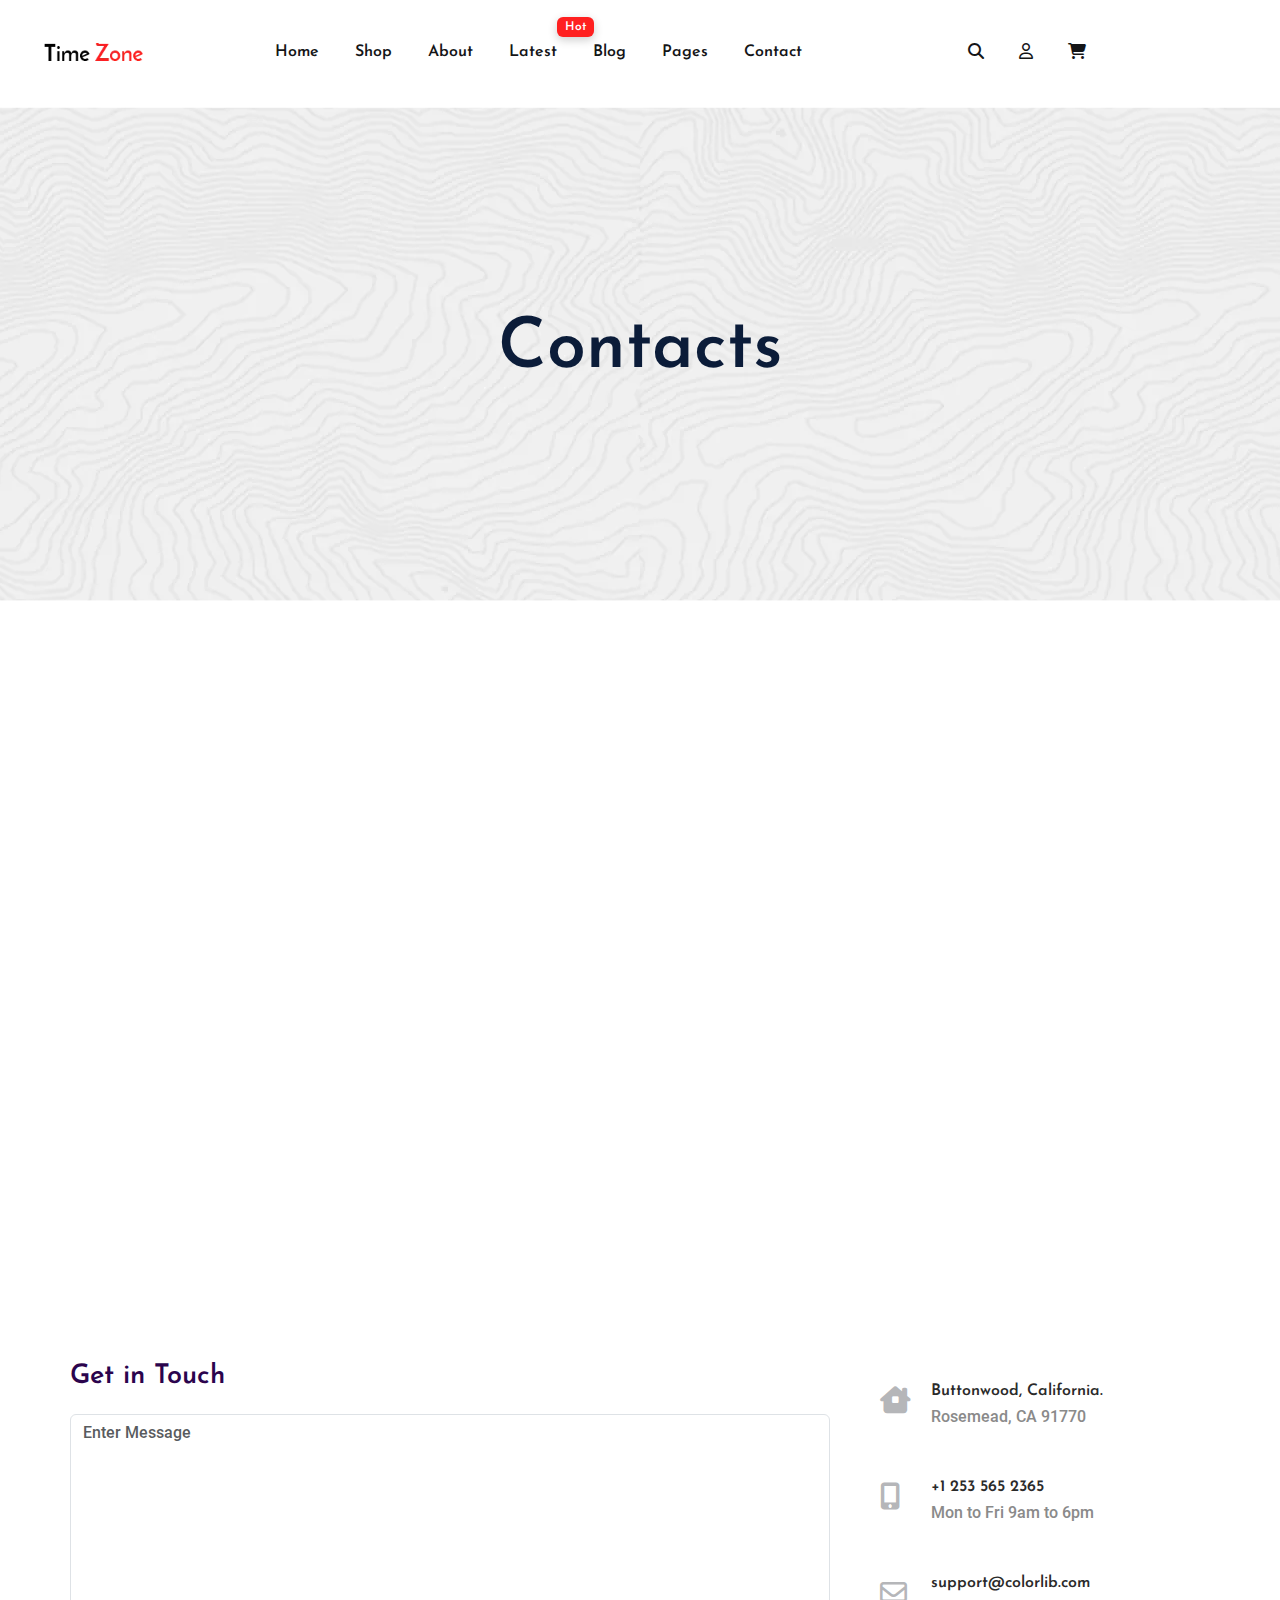
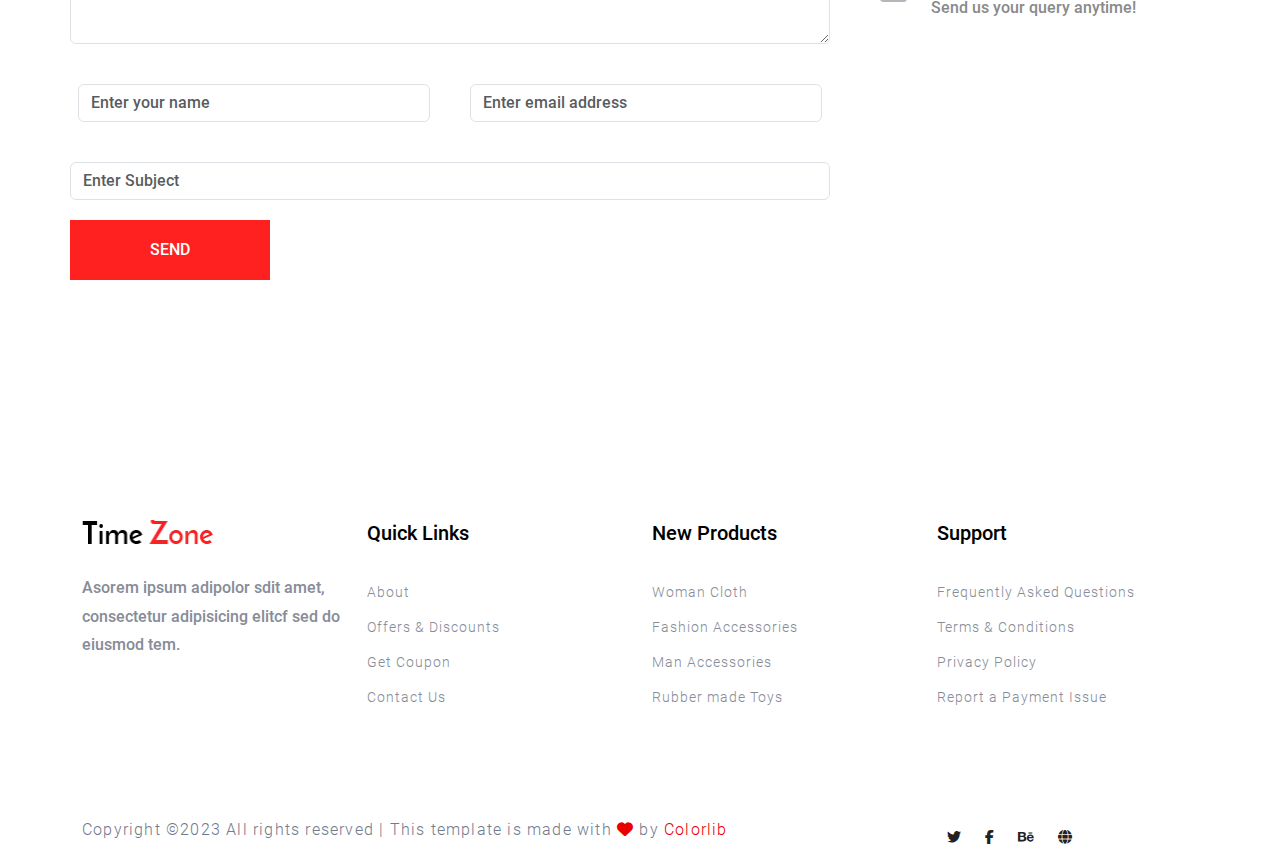
<file: contact.html>
<!DOCTYPE html>
<html lang="en">
<head>
    <meta charset="UTF-8">
    <meta http-equiv="X-UA-Compatible" content="IE=edge">
    <meta name="viewport" content="width=device-width, initial-scale=1.0">
    <meta name="description" content="">
    <meta name="keywords" content="">
    <title>Watch shop | eCommers</title>
    <link rel="shortcut icon" href="imgs/logo/favicon.ico" type="image/x-icon">

    <!-- fontawesome cdn -->
    <link rel="stylesheet" href="https://cdnjs.cloudflare.com/ajax/libs/font-awesome/6.2.1/css/all.min.css">


    <link rel="stylesheet" href="css/bootstrap.min.css">
    <link rel="stylesheet" href="css/main.css">
</head>
<body>
    
    <!-- start header  -->
    <header id="header">
        <nav class="navbar navbar-expand-lg ">
            <div class="container-fluid ">
                <a class="navbar-brand col-lg-1" href="#">
                    <img src="imgs/logo/logo (1).png" alt="">
                </a>
                <button class="navbar-toggler" type="button" data-bs-toggle="collapse" data-bs-target="#navbarSupportedContent" aria-controls="navbarSupportedContent" aria-expanded="false" aria-label="Toggle navigation">
                    <span class="navbar-toggler-icon"></span>
                </button>
                <div class="collapse navbar-collapse col-lg-9" id="navbarSupportedContent">
                    <ul class="navbar-nav me-0 mb-2 mb-lg-0 col-lg-6 ">
                        <li class="nav-item">
                            <a class="nav-link" aria-current="page" href="index.html">Home</a>
                        </li>
                        <li class="nav-item">
                            <a class="nav-link" href="shop.html">Shop</a>
                        </li>
                        <li class="nav-item">
                            <a class="nav-link" href="about.html">About</a>
                        </li>
                        <li class="nav-item parentDropdown">
                            <a class="nav-link li_has_badge  " href="#" role="button">
                            Latest
                            <span class="badge">Hot</span>
                            </a>
                            <ul class="dropdown-me">
                                <li><a class="dropdown-item" href="shop.html"> Product list</a></li>
                                <li><a class="dropdown-item" href="watchShop.html"> Product Details</a></li>
                                
                            </ul>
                        </li>
                        <li class="nav-item parentDropdown">
                            <a class="nav-link " href="#" >
                            Blog
                            </a>
                            <ul class="dropdown-me">
                                <li><a class="dropdown-item" href="blog.html">Blog</a></li>
                                <li><a class="dropdown-item" href="#">Blog Details</a></li>
                            </ul>
                        </li>
                        <li class="nav-item parentDropdown">
                            <a class="nav-link " href="#" >
                            pages
                            </a>
                            <ul class="dropdown-me">
                                <li><a class="dropdown-item" href="#">Login</a></li>
                                <li><a class="dropdown-item" href="#">Cart</a></li>
                                <li><a class="dropdown-item" href="#">Element </a></li>
                                <li><a class="dropdown-item" href="#">Confirmation</a></li>
                                <li><a class="dropdown-item" href="#">Product Checkout</a></li>
                            </ul>
                        </li>
                    <li class="nav-item">
                        <a class="nav-link" href="contact.html">Contact</a>
                    </li>
                </ul>
                    
                </div>
                <div class="social col-lg-3">
                    <a href="#"> 
                        <i class="fa-solid fa-magnifying-glass"></i>
                    </a>

                    <a href="#"> 
                        <i class="fa-regular fa-user"></i>
                    </a>

                    <a href="#"> 
                        <i class="fa-solid fa-cart-shopping"></i>
                    </a>
                </div>
                
            </div>
        </nav>
    </header>

    <!-- end header  -->



    <!-- start frist section -->
    <section class="Watch_Shop">
        <div class="shopHeader">
                <h2>Contacts
                </h2>
        </div>
    </section>


    <!-- end frist section -->

<!-- start section conect  -->

    <section class="contact p-70">
        <div class="container">

            <iframe src="https://www.google.com/maps/embed?pb=!1m18!1m12!1m3!1d3438.664978461274!2d31.200323400000002!3d30.473925999999995!2m3!1f0!2f0!3f0!3m2!1i1024!2i768!4f13.1!3m3!1m2!1s0x14f7df5645a794dd%3A0xf23e10419a7decdf!2sFaculty%20of%20Computer%20and%20Artificial%20intelligence%20Benha%20University!5e0!3m2!1sen!2seg!4v1670104554123!5m2!1sen!2seg" width="100%" height="600" style="border:0;" allowfullscreen="" loading="lazy" referrerpolicy="no-referrer-when-downgrade"></iframe>

            <div class="row contact-object">
                <div class="col-lg-8 g-2 p-70">
                    <form action="">
                        <h4>
                            Get in Touch
                        </h4>

                        <textarea class="form-control w-100" name="message" id="message" cols="30" rows="9" placeholder="Enter Message"></textarea>
                        <div class="row">
                            <input class="form-control valid  col-6" name="name" id="name" type="text"  placeholder="Enter your name">
                            <input class="form-control valid col-6" name="email" id="email" type="email" placeholder="Enter email address">
                        </div>
                        <input class="form-control" name="subject" id="subject" type="text"  placeholder="Enter Subject">

                        <button class="but_loc but_loc-bg">send</button>
                    </form>
                </div>

                <div class="col-lg-4 p-70 contact-info">
                    <div class="row">
                        <div class="col-2">
                            <i class="fa-solid fa-house-chimney-window"></i>
                        </div>
                        <div class="col-10">
                            <h3>Buttonwood, California.
                            </h3>
                            <p>Rosemead, CA 91770

                            </p>
                        </div>
                        
                    </div>
                    <div class="row">
                        <div class="col-2">
                            <i class="fa-solid fa-mobile-screen-button"></i>
                        </div>
                        <div class="col-10">
                            <h3>+1 253 565 2365
                            </h3>
                            <p>Mon to Fri 9am to 6pm

                            </p>
                        </div>
                        
                    </div>

                    <div class="row">
                        <div class="col-2">
                            <i class="fa-regular fa-envelope"></i>
                        </div>
                        <div class="col-10">
                            <h3>support@colorlib.com
                            </h3>
                            <p>Send us your query anytime!  </p>
                        </div>
                        
                    </div>

                </div>
            </div>
        </div>
    </section>

    <!-- end section conect  -->


    <!--start footer  -->
    <footer class="">
        <div class="container">
            <div class="row justify-content-between">
                <div class="col-xl-3 col-lg-3 col-md-5 col-sm-6">
                    <div class="single-footer-caption mb-50">
                        <div class="single-footer-caption mb-30">
                            <div class="footer-logo">
                                <a href="index.html"><img src="imgs/logo/logo2_footer (1).png" alt=""></a>
                            </div>
                            <div class="footer-tittle">
                                <div class="footer-pera">
                                    <p>Asorem ipsum adipolor sdit amet, consectetur adipisicing elitcf sed do eiusmod tem.</p>
                                </div>
                            </div>
                        </div>
                    </div>
                </div>

                <div class="col-xl-3 col-lg-3 col-md-3 col-sm-5">
                    <div class="single-footer-caption mb-50">
                        <div class="footer-tittle">
                            <h4>Quick Links</h4>
                            <ul>
                                <li><a href="#">About</a></li>
                                <li><a href="#"> Offers &amp; Discounts</a></li>
                                <li><a href="#"> Get Coupon</a></li>
                                <li><a href="#"> Contact Us</a></li>
                            </ul>
                        </div>
                    </div>
                </div>

                <div class="col-xl-3 col-lg-3 col-md-4 col-sm-7">
                    <div class="single-footer-caption mb-50">
                        <div class="footer-tittle">
                            <h4>New Products</h4>
                            <ul>
                                <li><a href="#">Woman Cloth</a></li>
                                <li><a href="#">Fashion Accessories</a></li>
                                <li><a href="#"> Man Accessories</a></li>
                                <li><a href="#"> Rubber made Toys</a></li>
                            </ul>
                        </div>
                    </div>
                </div>


                <div class="col-xl-3 col-lg-3 col-md-5 col-sm-7">
                    <div class="single-footer-caption mb-50">
                        <div class="footer-tittle">
                            <h4>Support</h4>
                            <ul>
                                <li><a href="#">Frequently Asked Questions</a></li>
                                <li><a href="#">Terms &amp; Conditions</a></li>
                                <li><a href="#">Privacy Policy</a></li>
                                <li><a href="#">Report a Payment Issue</a></li>
                            </ul>
                        </div>
                    </div>
                </div>
            </div>



            <div class="footer-coptright row align-items-center">
                <div class="col-xl-9 col-lg-10 col-md-7">
                    <div class="footer-copy-right">
                        <p>
                            Copyright ©2023 All rights reserved | This template is made with <i class="fa fa-heart" aria-hidden="true"></i> by <a href="#" target="_blank">Colorlib</a>
                        </p>
                    </div>
                </div>
                <div class="col-xl-3 col-lg-2 col-md-5">
                    <div class="footer-copy-right f-right">
                    
                        <div class="footer-social">
                            <a href="#"><i class="fab fa-twitter"></i></a>
                            <a href="https://www.facebook.com"><i class="fab fa-facebook-f"></i></a>
                            <a href="#"><i class="fab fa-behance"></i></a>
                            <a href="#"><i class="fas fa-globe"></i></a>
                        </div>
                    </div>
                </div>
            </div>
        </div>

    </footer>


    <button id="upTop" class="btn "><i class="fa-solid fa-up-long"></i></button>



    <script src="js/popper.min.js"></script>
    <script src="js/bootstrap.min.js"></script>
    <script src="js/main.js"></script>
</body>
</html>
</file>
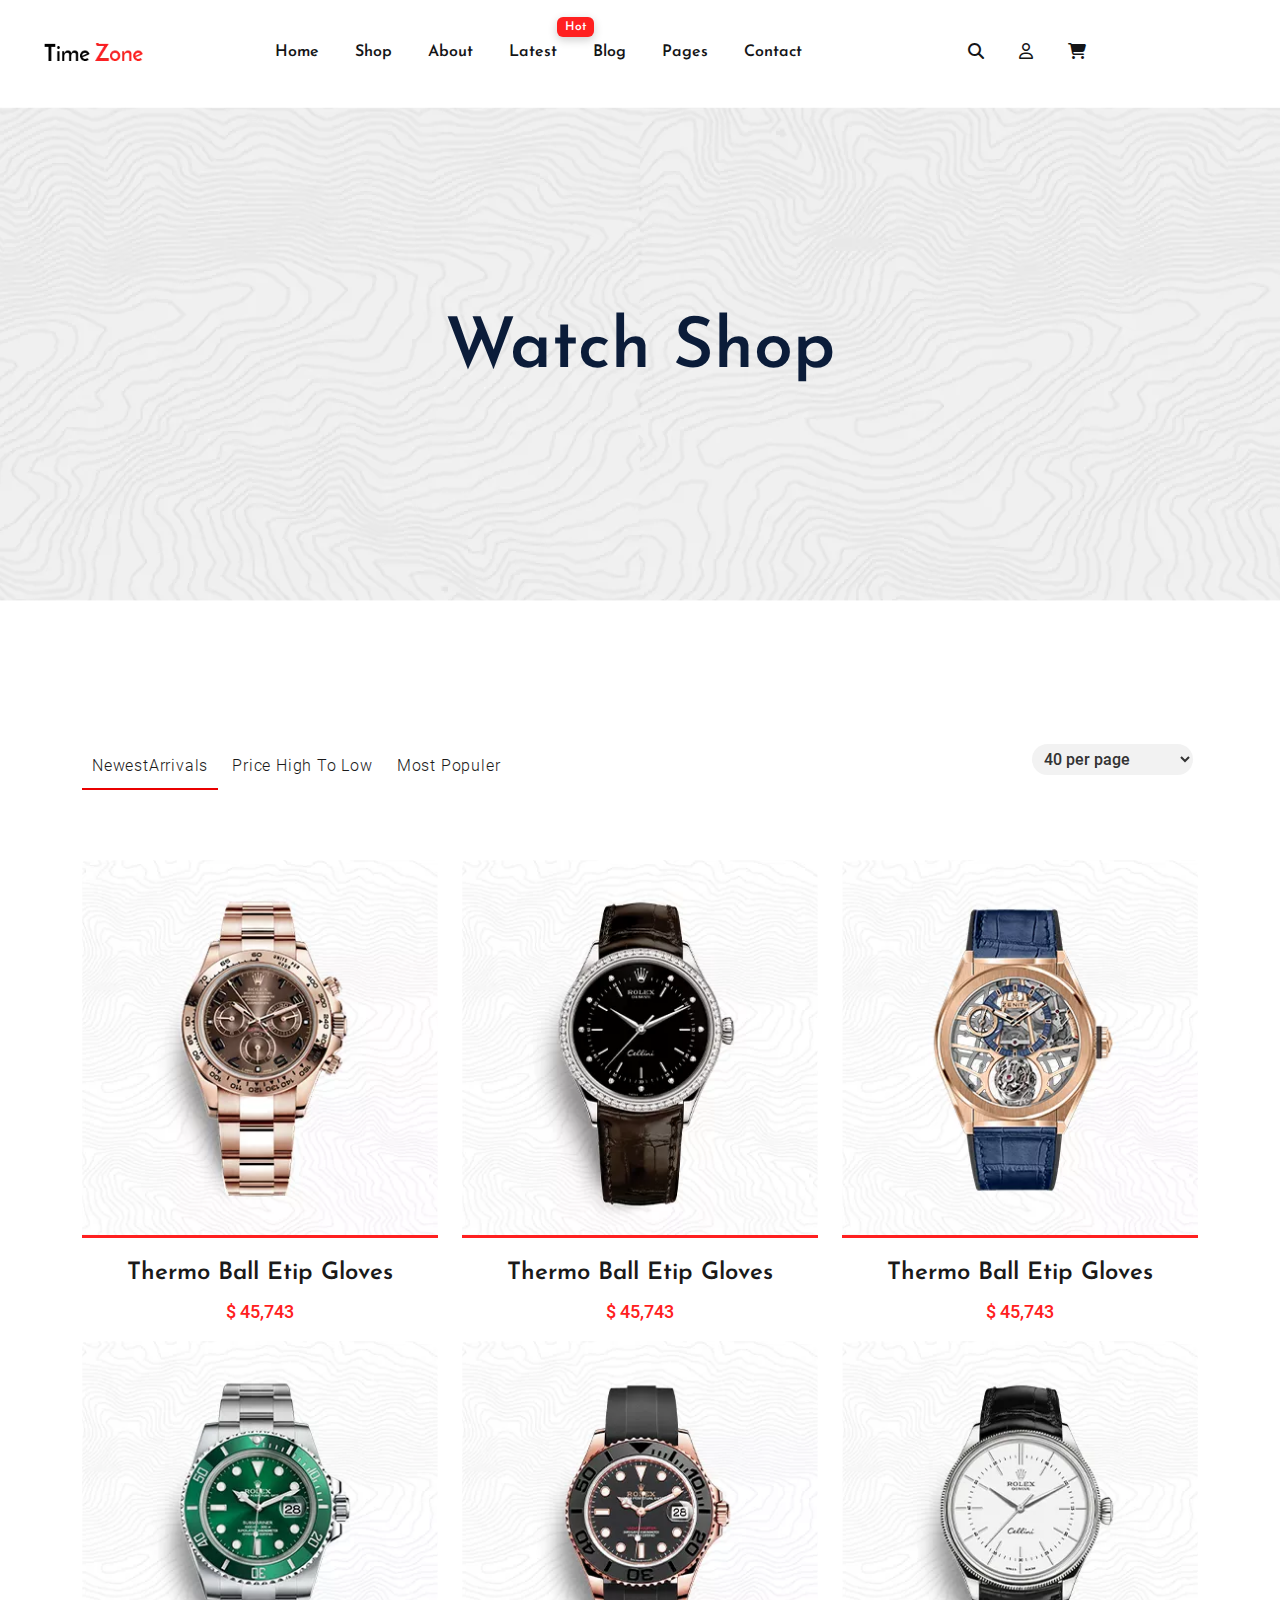
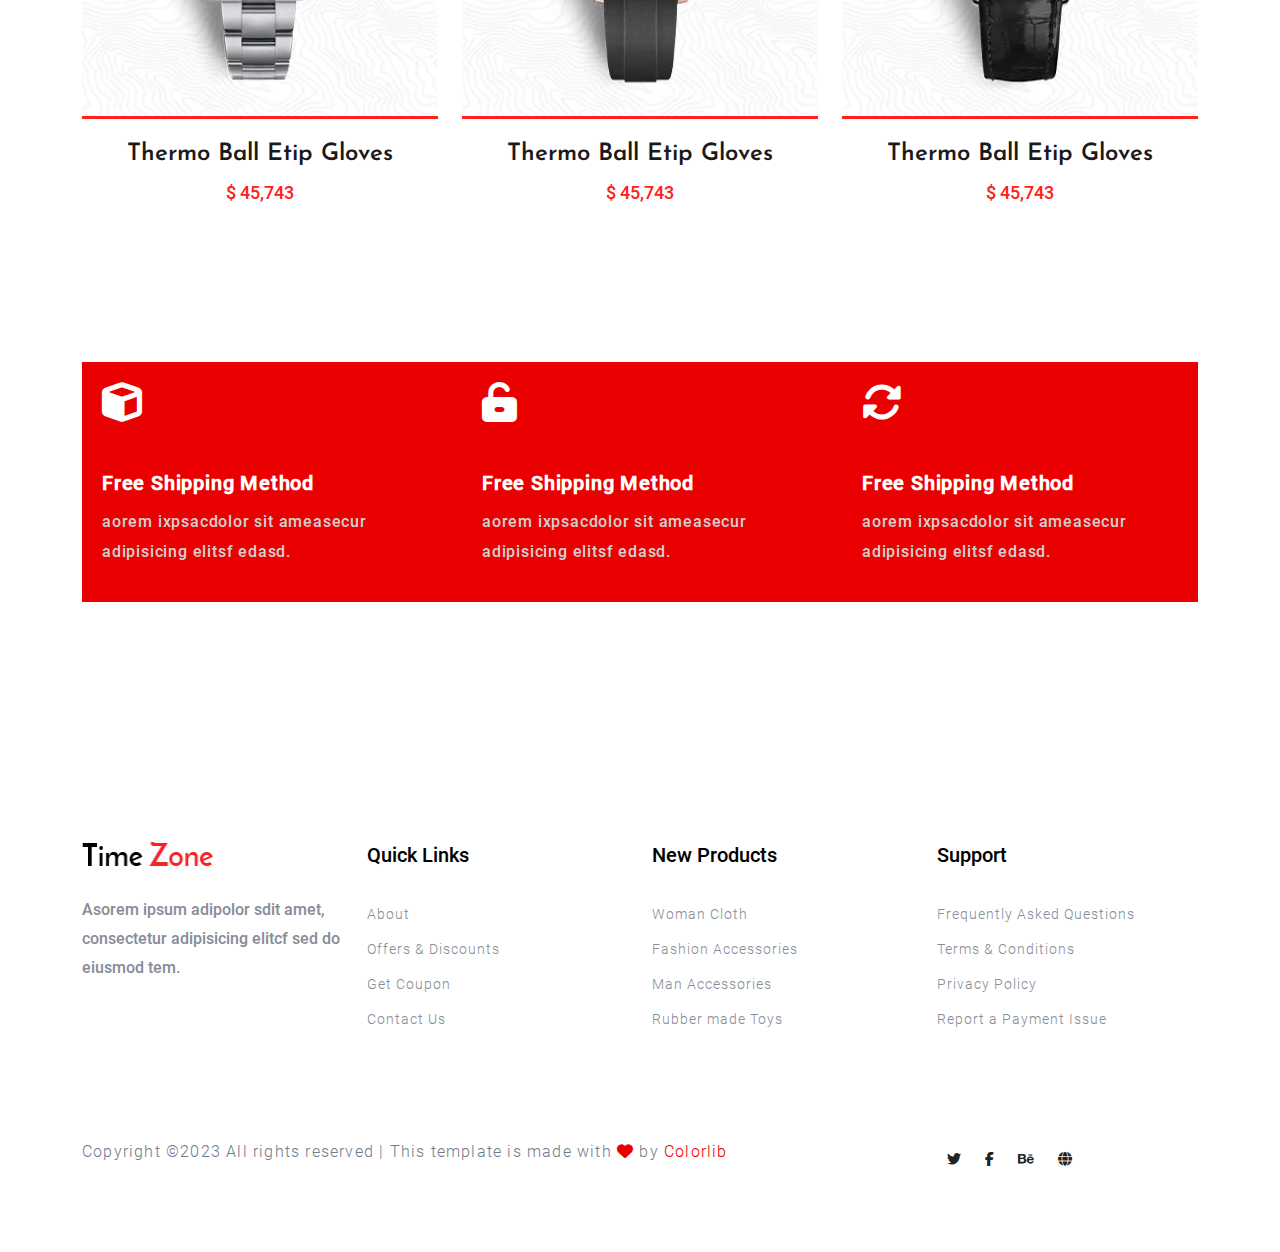
<file: shop.html>
<!DOCTYPE html>
<html lang="en">
<head>
    <meta charset="UTF-8">
    <meta http-equiv="X-UA-Compatible" content="IE=edge">
    <meta name="viewport" content="width=device-width, initial-scale=1.0">
    <meta name="description" content="">
    <meta name="keywords" content="">
    <title>Watch shop | eCommers</title>
    <link rel="shortcut icon" href="imgs/logo/favicon.ico" type="image/x-icon">

    <!-- fontawesome cdn -->
    <link rel="stylesheet" href="https://cdnjs.cloudflare.com/ajax/libs/font-awesome/6.2.1/css/all.min.css">


    <link rel="stylesheet" href="css/bootstrap.min.css">
    <link rel="stylesheet" href="css/main.css">
</head>
<body>
    
    <!-- start header  -->
    <header id="header">
        <nav class="navbar navbar-expand-lg ">
            <div class="container-fluid ">
                <a class="navbar-brand col-lg-1" href="#">
                    <img src="imgs/logo/logo (1).png" alt="">
                </a>
                <button class="navbar-toggler" type="button" data-bs-toggle="collapse" data-bs-target="#navbarSupportedContent" aria-controls="navbarSupportedContent" aria-expanded="false" aria-label="Toggle navigation">
                    <span class="navbar-toggler-icon"></span>
                </button>
                <div class="collapse navbar-collapse col-lg-9" id="navbarSupportedContent">
                    <ul class="navbar-nav me-0 mb-2 mb-lg-0 col-lg-6 ">
                        <li class="nav-item">
                            <a class="nav-link" aria-current="page" href="index.html">Home</a>
                        </li>
                        <li class="nav-item">
                            <a class="nav-link" href="shop.html">Shop</a>
                        </li>
                        <li class="nav-item">
                            <a class="nav-link" href="about.html">About</a>
                        </li>
                        <li class="nav-item parentDropdown">
                            <a class="nav-link li_has_badge  " href="#" role="button">
                            Latest
                            <span class="badge">Hot</span>
                            </a>
                            <ul class="dropdown-me">
                                <li><a class="dropdown-item" href="shop.html"> Product list</a></li>
                                <li><a class="dropdown-item" href="watchShop.html"> Product Details</a></li>
                                
                            </ul>
                        </li>
                        <li class="nav-item parentDropdown">
                            <a class="nav-link " href="#" >
                            Blog
                            </a>
                            <ul class="dropdown-me">
                                <li><a class="dropdown-item" href="blog.html">Blog</a></li>
                                <li><a class="dropdown-item" href="#">Blog Details</a></li>
                            </ul>
                        </li>
                        <li class="nav-item parentDropdown">
                            <a class="nav-link " href="#" >
                            pages
                            </a>
                            <ul class="dropdown-me">
                                <li><a class="dropdown-item" href="#">Login</a></li>
                                <li><a class="dropdown-item" href="#">Cart</a></li>
                                <li><a class="dropdown-item" href="#">Element </a></li>
                                <li><a class="dropdown-item" href="#">Confirmation</a></li>
                                <li><a class="dropdown-item" href="#">Product Checkout</a></li>
                            </ul>
                        </li>
                    <li class="nav-item">
                        <a class="nav-link" href="contact.html">Contact</a>
                    </li>
                    </ul>
                    
                    
                </div>
                <div class="social col-lg-3">
                    <a href="#"> 
                        <i class="fa-solid fa-magnifying-glass"></i>
                    </a>

                    <a href="#"> 
                        <i class="fa-regular fa-user"></i>
                    </a>

                    <a href="#"> 
                        <i class="fa-solid fa-cart-shopping"></i>
                    </a>
                </div>
                
            </div>
        </nav>
    </header>

    <!-- end header  -->



    <!-- start frist section -->
    <section class="Watch_Shop">
        <div class="shopHeader">
                <h2>Watch Shop</h2>
        </div>
    </section>


    <!-- end frist section -->


    <!--start Popular Items section  -->

    <section class=" Popular p-70">
        <div class="container">
            <div class="headerShop row p-70">
                <div class="col-lg-10 col-md-10 col-xs-10 link ">
                    <a href="#" class="link_active" type="button" data-bs-toggle="collapse" data-bs-target="#panelsStayOpen-collapseOne" aria-expanded="true" aria-controls="panelsStayOpen-collapseOne">
                        NewestArrivals
                    </a> 
                    <a href="#" type="button" data-bs-toggle="collapse" data-bs-target="#panelsStayOpen-collapseOne" aria-expanded="true" aria-controls="panelsStayOpen-collapseOne">
                        Price high to low
                    </a>
                    <a href="#" type="button" data-bs-toggle="collapse" data-bs-target="#panelsStayOpen-collapseOne" aria-expanded="true" aria-controls="panelsStayOpen-collapseOne">
                        Most populer </a>
                </div>
                <div class="col-lg-2 col-md-2 col-xs-2">
                    <select name="40" id="">
                        <option value="" selected>40 per page </option>
                        <option value="">50 per page </option>
                        <option value="">60 per page </option>
                        <option value="">70 per page </option>
                        <option value="">80 per page </option>
                        <option value="">90 per page </option>

                    </select>
                </div>
                
            </div>

            <div id="panelsStayOpen-collapseOne" class="accordion-collapse collapse show" aria-labelledby="panelsStayOpen-headingOne">
                <div class="row">
                    <div class="col-xl-4 col-lg-4 col-md-6 col-sm-6">
                        <div class="card">
                            <div  class="imgall">
                                <img src="imgs/gallary/popular1.png" class="card-img-top" alt="...">
                                <div class="overlay">
                                    <i class="fa-regular fa-heart"></i>
                                    <a href="#" class="but-popular">add to cart</a>
                                </div>
                            </div>
                            <div class="card-body " >
                                <h3><a href="#">Thermo Ball Etip Gloves</a></h3>
                                <span>$ 45,743</span>
                            </div>
                        </div>
                    </div>
    
                    <div class="col-xl-4 col-lg-4 col-md-6 col-sm-6">
                        <div class="card">
                            <div  class="imgall">
                                <img src="imgs/gallary/popular2.png" class="card-img-top" alt="...">
                                <div class="overlay">
                                    <i class="fa-regular fa-heart"></i>
                                    <a href="#" class="but-popular">add to cart</a>
                                </div>
                            </div>
                            <div class="card-body " >
                                <h3><a href="#">Thermo Ball Etip Gloves</a></h3>
                                <span>$ 45,743</span>
                            </div>
                        </div>
                    </div>
    
                    <div class="col-xl-4 col-lg-4 col-md-6 col-sm-6">
                        <div class="card">
                            <div  class="imgall">
                                <img src="imgs/gallary/popular3.png" class="card-img-top" alt="...">
                                <div class="overlay">
                                    <i class="fa-regular fa-heart"></i>
                                    <a href="#" class="but-popular">add to cart</a>
                                </div>
                            </div>
                            <div class="card-body " >
                                <h3><a href="#">Thermo Ball Etip Gloves</a></h3>
                                <span>$ 45,743</span>
                            </div>
                        </div>
                    </div>

                    <div class="col-xl-4 col-lg-4 col-md-6 col-sm-6">
                        <div class="card">
                            <div  class="imgall">
                                <img src="imgs/gallary/popular4.png" class="card-img-top" alt="...">
                                <div class="overlay">
                                    <i class="fa-regular fa-heart"></i>
                                    <a href="#" class="but-popular">add to cart</a>
                                </div>
                            </div>
                            <div class="card-body " >
                                <h3><a href="#">Thermo Ball Etip Gloves</a></h3>
                                <span>$ 45,743</span>
                            </div>
                        </div>
                    </div>
    
                    <div class="col-xl-4 col-lg-4 col-md-6 col-sm-6">
                        <div class="card">
                            <div  class="imgall">
                                <img src="imgs/gallary/popular5.png" class="card-img-top" alt="...">
                                <div class="overlay">
                                    <i class="fa-regular fa-heart"></i>
                                    <a href="#" class="but-popular">add to cart</a>
                                </div>
                            </div>
                            <div class="card-body " >
                                <h3><a href="#">Thermo Ball Etip Gloves</a></h3>
                                <span>$ 45,743</span>
                            </div>
                        </div>
                    </div>
    
                    <div class="col-xl-4 col-lg-4 col-md-6 col-sm-6">
                        <div class="card">
                            <div  class="imgall">
                                <img src="imgs/gallary/popular6.png" class="card-img-top" alt="...">
                                <div class="overlay">
                                    <i class="fa-regular fa-heart"></i>
                                    <a href="#" class="but-popular">add to cart</a>
                                </div>
                            </div>
                            <div class="card-body " >
                                <h3><a href="#">Thermo Ball Etip Gloves</a></h3>
                                <span>$ 45,743</span>
                            </div>
                        </div>
                    </div>
    
    
                </div>

            </div>


        </div>


    </section>


    <!-- end Popular Items section -->






<!-- start shop-method-area  -->

<section class="shop-method-area p-70">
    <div class="container">
        <div class="method-wrapper">
            <div class="row">
                <div class="col-xl-4 col-lg-4 col-md-6">
                    <div class="card">
                        <i class="fa-solid fa-cube"></i><br>
                        <h3>Free Shipping Method    </h3>
                        <p>
                            aorem ixpsacdolor sit ameasecur adipisicing elitsf edasd.
                        </p>
                    </div>
                </div>
                <div class="col-xl-4 col-lg-4 col-md-6">
                    <div class="card">
                        <i class="fa-solid fa-unlock-keyhole"></i><br>
                        <h3>Free Shipping Method    </h3>
                        <p>
                            aorem ixpsacdolor sit ameasecur adipisicing elitsf edasd.
                        </p>
                    </div>
                </div>
                <div class="col-xl-4 col-lg-4 col-md-6">
                    <div class="card">
                        <i class="fa-solid fa-rotate"></i><br>
                        <h3>Free Shipping Method    </h3>
                        <p>
                            aorem ixpsacdolor sit ameasecur adipisicing elitsf edasd.
                        </p>
                    </div>
                </div>
            </div>
        </div>
    </div>
</section>
<!-- end shop-method-area  -->

    <!--start footer  -->
<footer class="p-70">
    <div class="container">
        <div class="row justify-content-between">
            <div class="col-xl-3 col-lg-3 col-md-5 col-sm-6">
                <div class="single-footer-caption mb-50">
                    <div class="single-footer-caption mb-30">
                        <div class="footer-logo">
                            <a href="index.html"><img src="imgs/logo/logo2_footer (1).png" alt=""></a>
                        </div>
                        <div class="footer-tittle">
                            <div class="footer-pera">
                                <p>Asorem ipsum adipolor sdit amet, consectetur adipisicing elitcf sed do eiusmod tem.</p>
                            </div>
                        </div>
                    </div>
                </div>
            </div>

            <div class="col-xl-3 col-lg-3 col-md-3 col-sm-5">
                <div class="single-footer-caption mb-50">
                    <div class="footer-tittle">
                        <h4>Quick Links</h4>
                        <ul>
                            <li><a href="#">About</a></li>
                            <li><a href="#"> Offers &amp; Discounts</a></li>
                            <li><a href="#"> Get Coupon</a></li>
                            <li><a href="#"> Contact Us</a></li>
                        </ul>
                    </div>
                </div>
            </div>

            <div class="col-xl-3 col-lg-3 col-md-4 col-sm-7">
                <div class="single-footer-caption mb-50">
                    <div class="footer-tittle">
                        <h4>New Products</h4>
                        <ul>
                            <li><a href="#">Woman Cloth</a></li>
                            <li><a href="#">Fashion Accessories</a></li>
                            <li><a href="#"> Man Accessories</a></li>
                            <li><a href="#"> Rubber made Toys</a></li>
                        </ul>
                    </div>
                </div>
            </div>


            <div class="col-xl-3 col-lg-3 col-md-5 col-sm-7">
                <div class="single-footer-caption mb-50">
                    <div class="footer-tittle">
                        <h4>Support</h4>
                        <ul>
                            <li><a href="#">Frequently Asked Questions</a></li>
                            <li><a href="#">Terms &amp; Conditions</a></li>
                            <li><a href="#">Privacy Policy</a></li>
                            <li><a href="#">Report a Payment Issue</a></li>
                        </ul>
                    </div>
                </div>
            </div>
        </div>



        <div class="footer-coptright row align-items-center">
            <div class="col-xl-9 col-lg-10 col-md-7">
                <div class="footer-copy-right">
                    <p>
                        Copyright ©2023 All rights reserved | This template is made with <i class="fa fa-heart" aria-hidden="true"></i> by <a href="#" target="_blank">Colorlib</a>
                    </p>
                </div>
            </div>
            <div class="col-xl-3 col-lg-2 col-md-5">
                <div class="footer-copy-right f-right">
                
                    <div class="footer-social">
                        <a href="#"><i class="fab fa-twitter"></i></a>
                        <a href="https://www.facebook.com"><i class="fab fa-facebook-f"></i></a>
                        <a href="#"><i class="fab fa-behance"></i></a>
                        <a href="#"><i class="fas fa-globe"></i></a>
                    </div>
                </div>
            </div>
        </div>
    </div>

</footer>


<button id="upTop" class="btn "><i class="fa-solid fa-up-long"></i></button>



    <script src="js/popper.min.js"></script>
    <script src="js/bootstrap.min.js"></script>
    <script src="js/main.js"></script>
</body>
</html>
</file>
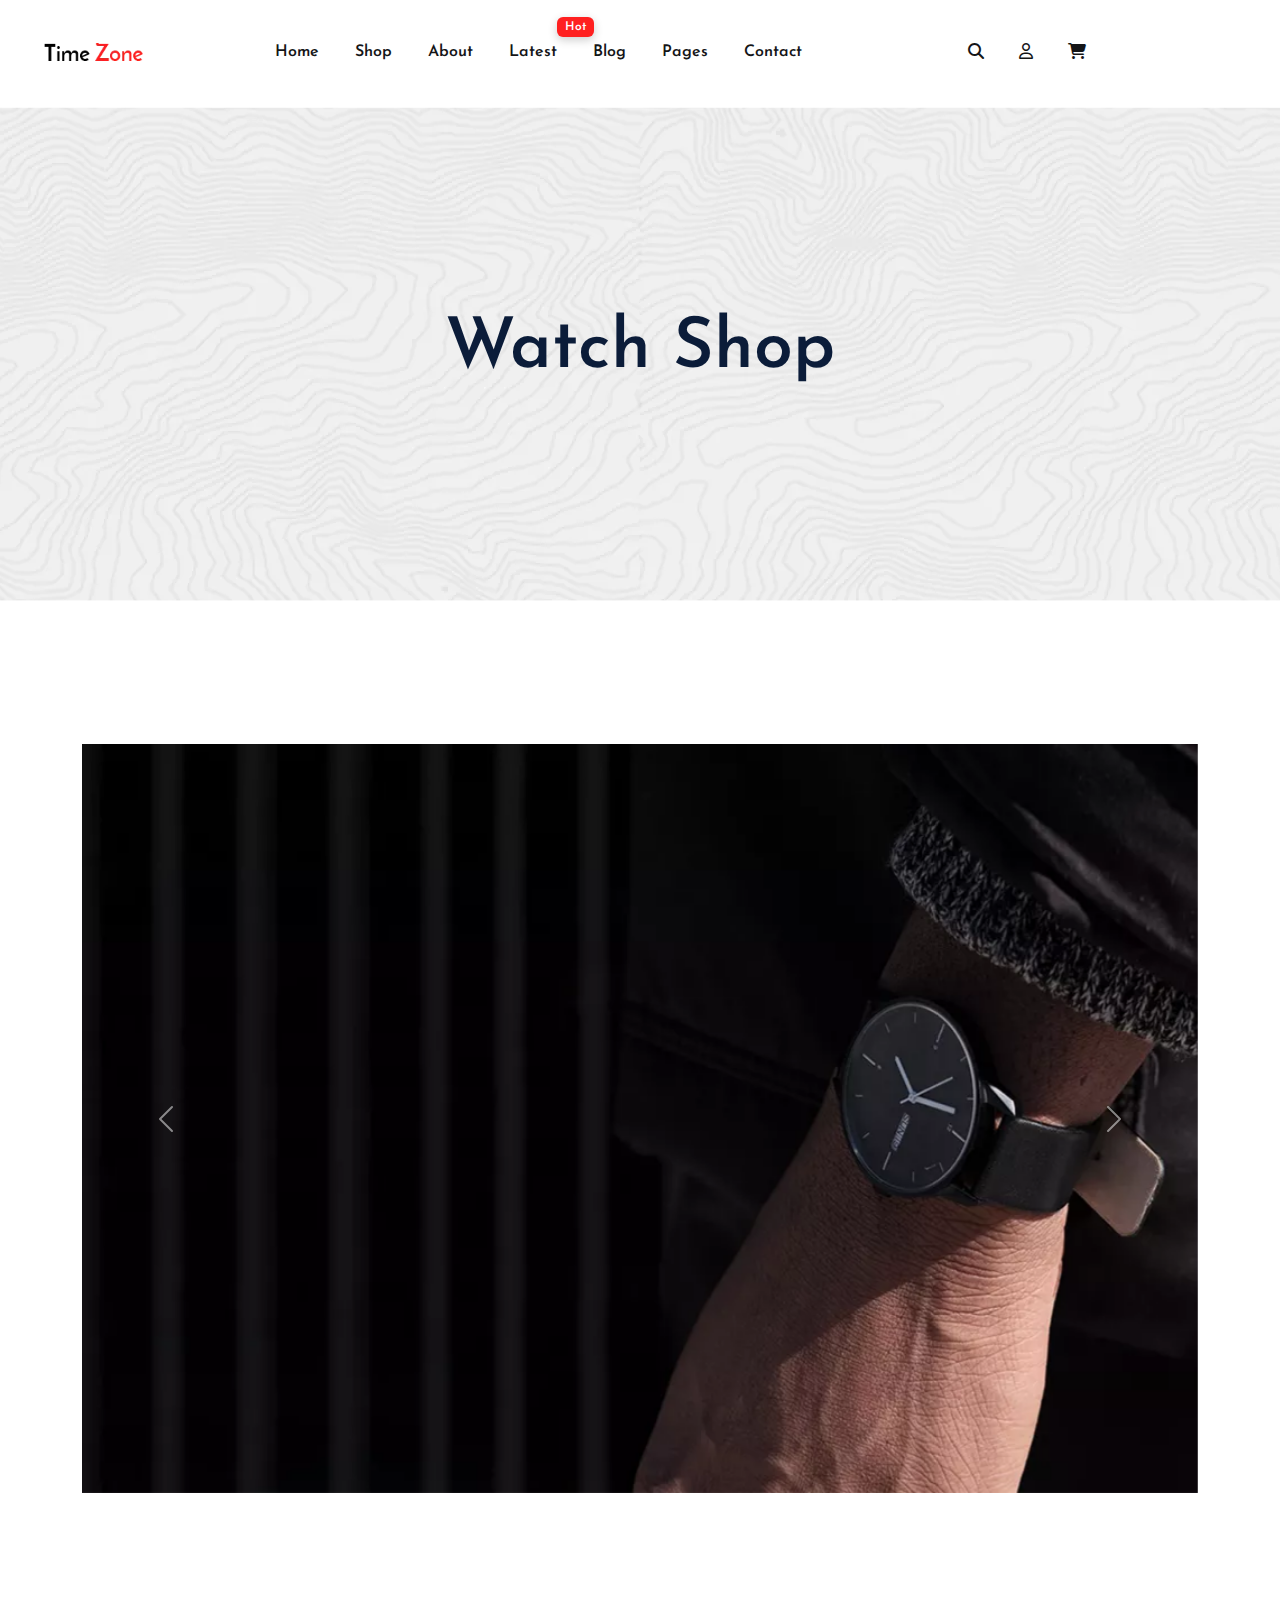
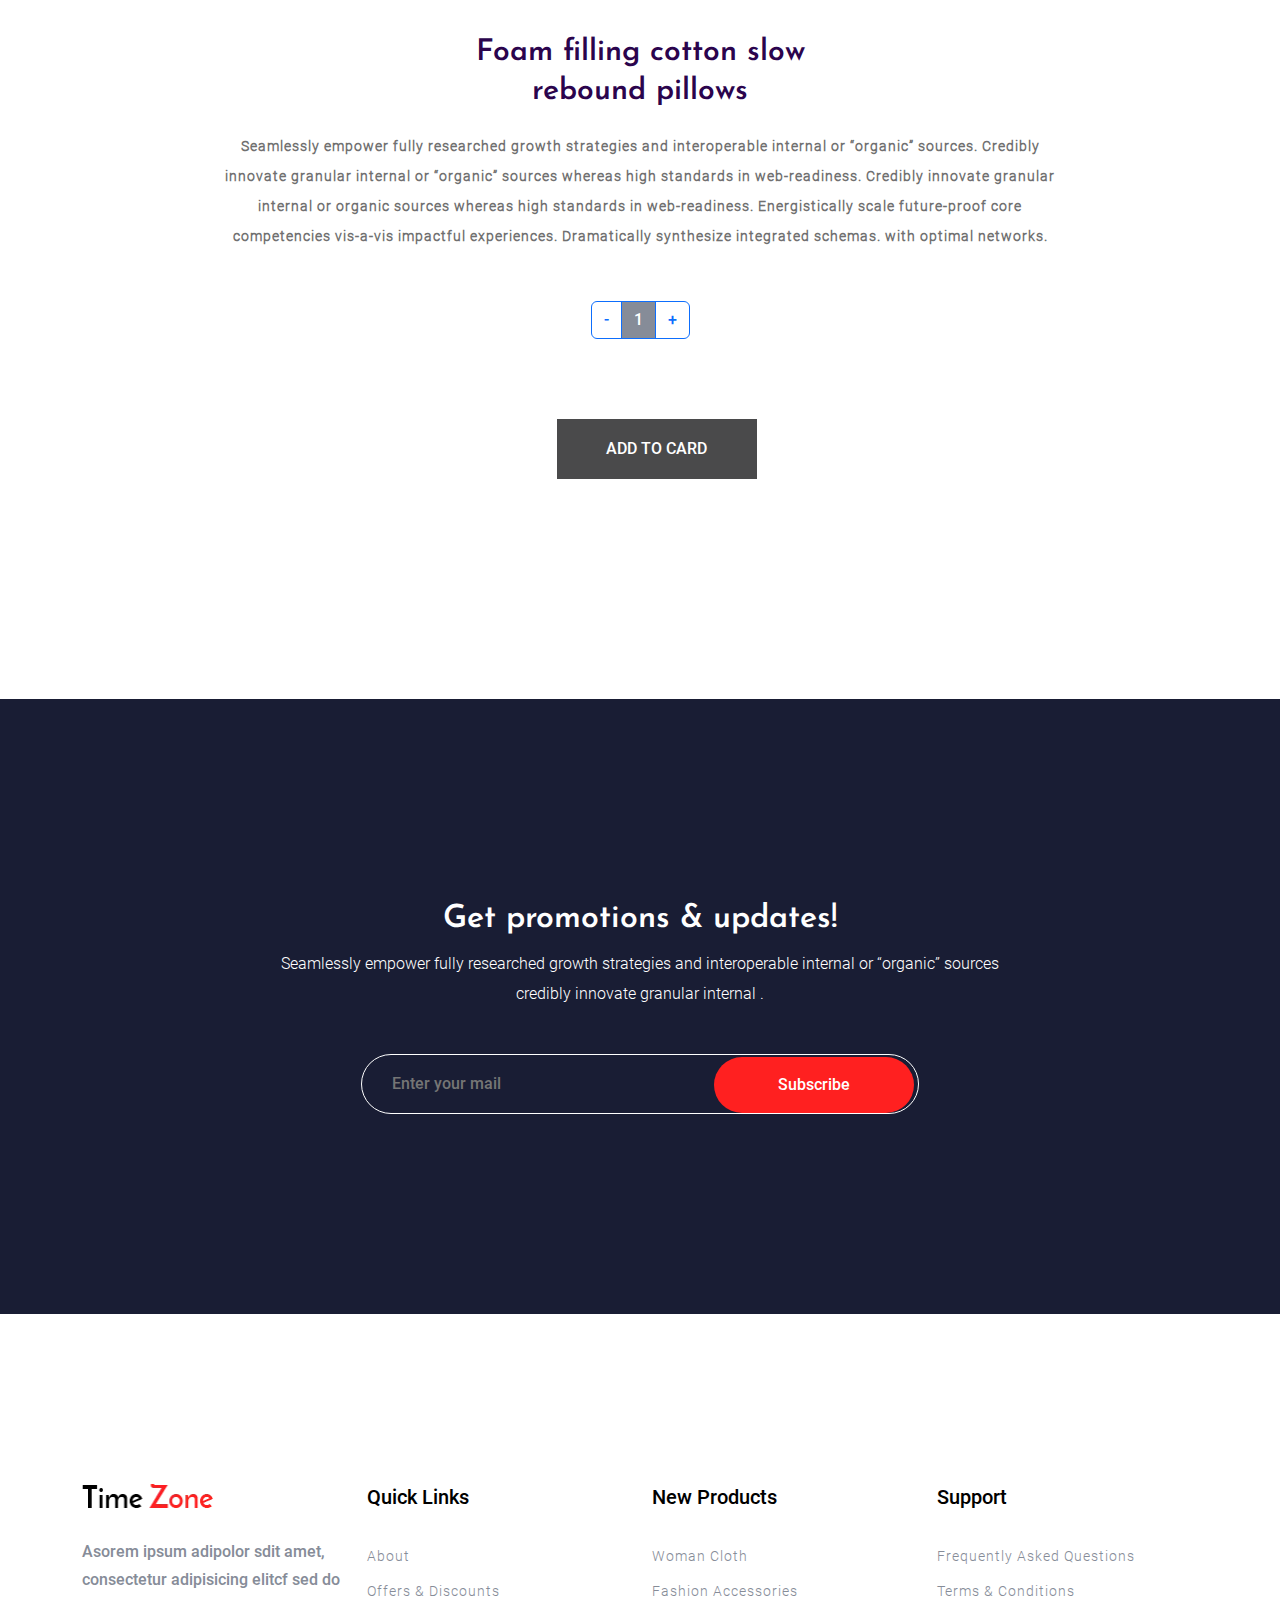
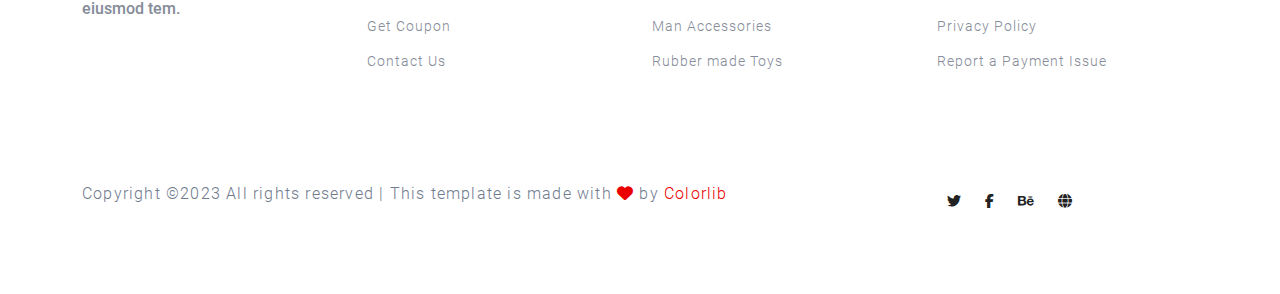
<file: watchShop.html>
<!DOCTYPE html>
<html lang="en">
<head>
    <meta charset="UTF-8">
    <meta http-equiv="X-UA-Compatible" content="IE=edge">
    <meta name="viewport" content="width=device-width, initial-scale=1.0">
    <meta name="description" content="">
    <meta name="keywords" content="">
    <title>Watch shop | eCommers</title>
    <link rel="shortcut icon" href="imgs/logo/favicon.ico" type="image/x-icon">

    <!-- fontawesome cdn -->
    <link rel="stylesheet" href="https://cdnjs.cloudflare.com/ajax/libs/font-awesome/6.2.1/css/all.min.css">


    <link rel="stylesheet" href="css/bootstrap.min.css">
    <link rel="stylesheet" href="css/main.css">
</head>
<body>
    
    <!-- start header  -->
    <header id="header">
        <nav class="navbar navbar-expand-lg ">
            <div class="container-fluid ">
                <a class="navbar-brand col-lg-1" href="#">
                    <img src="imgs/logo/logo (1).png" alt="">
                </a>
                <button class="navbar-toggler" type="button" data-bs-toggle="collapse" data-bs-target="#navbarSupportedContent" aria-controls="navbarSupportedContent" aria-expanded="false" aria-label="Toggle navigation">
                    <span class="navbar-toggler-icon"></span>
                </button>
                <div class="collapse navbar-collapse col-lg-9" id="navbarSupportedContent">
                    <ul class="navbar-nav me-0 mb-2 mb-lg-0 col-lg-6 ">
                        <li class="nav-item">
                            <a class="nav-link" aria-current="page" href="index.html">Home</a>
                        </li>
                        <li class="nav-item">
                            <a class="nav-link" href="shop.html">Shop</a>
                        </li>
                        <li class="nav-item">
                            <a class="nav-link" href="about.html">About</a>
                        </li>
                        <li class="nav-item parentDropdown">
                            <a class="nav-link li_has_badge" href="#" role="button">
                            Latest
                            <span class="badge">Hot</span>
                            </a>
                            <ul class="dropdown-me">
                                <li><a class="dropdown-item" href="shop.html"> Product list</a></li>
                                <li><a class="dropdown-item" href="watchShop.html"> Product Details</a></li>
                                
                            </ul>
                        </li>
                        <li class="nav-item parentDropdown">
                            <a class="nav-link " href="#" >
                            Blog
                            </a>
                            <ul class="dropdown-me">
                                <li><a class="dropdown-item" href="blog.html">Blog</a></li>
                                <li><a class="dropdown-item" href="#">Blog Details</a></li>
                            </ul>
                        </li>
                        <li class="nav-item parentDropdown">
                            <a class="nav-link " href="#" >
                            pages
                            </a>
                            <ul class="dropdown-me">
                                <li><a class="dropdown-item" href="#">Login</a></li>
                                <li><a class="dropdown-item" href="#">Cart</a></li>
                                <li><a class="dropdown-item" href="#">Element </a></li>
                                <li><a class="dropdown-item" href="#">Confirmation</a></li>
                                <li><a class="dropdown-item" href="#">Product Checkout</a></li>
                            </ul>
                        </li>
                    <li class="nav-item">
                        <a class="nav-link" href="contact.html">Contact</a>
                    </li>
                    </ul>
                    
                    
                </div>
                <div class="social col-lg-3">
                    <a href="#"> 
                        <i class="fa-solid fa-magnifying-glass"></i>
                    </a>

                    <a href="#"> 
                        <i class="fa-regular fa-user"></i>
                    </a>

                    <a href="#"> 
                        <i class="fa-solid fa-cart-shopping"></i>
                    </a>
                </div>
                
            </div>
        </nav>
    </header>

    <!-- end header  -->


    <!-- start frist section -->
    <section class="Watch_Shop">
        <div class="shopHeader">
                <h2>Watch Shop</h2>
        </div>
    </section>


    <!-- end frist section -->


    <section class="prodact-detiles p-70">
        <div class="container ">
            <div id="carouselExample" class="carousel slide p-70">
                <div class="carousel-inner">
                    <div class="carousel-item active">
                        <img src="imgs/gallary/gallery01.png.webp" class="d-block w-100" alt="...">
                    </div>
                    <div class="carousel-item">
                        <img src="imgs/gallary/gallery1.png" class="d-block w-100" alt="...">
                    </div>
                    <div class="carousel-item">
                        <img src="imgs/gallary/gallery01.png.webp" class="d-block w-100" alt="...">
                    </div>
                    <div class="carousel-item">
                        <img src="imgs/gallary/gallery1.png" class="d-block w-100" alt="...">
                    </div>
                </div>
                <button class="carousel-control-prev" type="button" data-bs-target="#carouselExample" data-bs-slide="prev">
                    <span class="carousel-control-prev-icon" aria-hidden="true"></span>
                    <span class="visually-hidden">Previous</span>
                </button>
                <button class="carousel-control-next" type="button" data-bs-target="#carouselExample" data-bs-slide="next">
                    <span class="carousel-control-next-icon" aria-hidden="true"></span>
                    <span class="visually-hidden">Next</span>
                </button>
            </div>

            <div class=" row justify-content-center align-items-center text-center prodact-detiles-info p-70 ">
                <div class="col-md-9 col-xs-10 ">
                    <h3>
                        Foam filling cotton slow <br>
                        rebound pillows
                    </h3>
                    <p>
                        Seamlessly empower fully researched growth strategies and interoperable internal or “organic” sources. Credibly innovate granular internal or “organic” sources whereas high standards in web-readiness. Credibly innovate granular internal or organic sources whereas high standards in web-readiness. Energistically scale future-proof core competencies vis-a-vis impactful experiences. Dramatically synthesize integrated schemas. with optimal networks.
                    </p>
                    <div class="btn-group" role="group" aria-label="Basic outlined example">
                        <button type="button" class="btn btn-outline-primary">-</button>
                        <button type="button" class="btn btn-outline-primary active">1</button>
                        <button type="button" class="btn btn-outline-primary">+</button>
                    </div>

                    <a href="#" class="but_loc">add to card </a>
                </div>
            </div>
        </div>



        
    </section>

    <!-- end section  -->
    <!-- start section  -->
    <section class="subscribe_part">
        <div class="container">
            <div class="row justify-content-center">
                <div class="col-lg-8">
                    <div class="subscribe_part_content text-center">
                        <h2>Get promotions &amp; updates!</h2>
                        <p>Seamlessly empower fully researched growth strategies and interoperable internal or “organic” sources credibly innovate granular internal .</p>
                        <div class="subscribe_form">
                            <input type="email" placeholder="Enter your mail">
                            <a href="#" class="but_loc btn_1 but_loc-bg">Subscribe</a>
                        </div>
                    </div>
                </div>
            </div>
        </div>
    </section>
    <!-- end section  -->





    


    <!--start footer  -->
<footer class="p-70">
    <div class="container">
        <div class="row justify-content-between">
            <div class="col-xl-3 col-lg-3 col-md-5 col-sm-6">
                <div class="single-footer-caption mb-50">
                    <div class="single-footer-caption mb-30">
                        <div class="footer-logo">
                            <a href="index.html"><img src="imgs/logo/logo2_footer (1).png" alt=""></a>
                        </div>
                        <div class="footer-tittle">
                            <div class="footer-pera">
                                <p>Asorem ipsum adipolor sdit amet, consectetur adipisicing elitcf sed do eiusmod tem.</p>
                            </div>
                        </div>
                    </div>
                </div>
            </div>

            <div class="col-xl-3 col-lg-3 col-md-3 col-sm-5">
                <div class="single-footer-caption mb-50">
                    <div class="footer-tittle">
                        <h4>Quick Links</h4>
                        <ul>
                            <li><a href="#">About</a></li>
                            <li><a href="#"> Offers &amp; Discounts</a></li>
                            <li><a href="#"> Get Coupon</a></li>
                            <li><a href="#"> Contact Us</a></li>
                        </ul>
                    </div>
                </div>
            </div>

            <div class="col-xl-3 col-lg-3 col-md-4 col-sm-7">
                <div class="single-footer-caption mb-50">
                    <div class="footer-tittle">
                        <h4>New Products</h4>
                        <ul>
                            <li><a href="#">Woman Cloth</a></li>
                            <li><a href="#">Fashion Accessories</a></li>
                            <li><a href="#"> Man Accessories</a></li>
                            <li><a href="#"> Rubber made Toys</a></li>
                        </ul>
                    </div>
                </div>
            </div>


            <div class="col-xl-3 col-lg-3 col-md-5 col-sm-7">
                <div class="single-footer-caption mb-50">
                    <div class="footer-tittle">
                        <h4>Support</h4>
                        <ul>
                            <li><a href="#">Frequently Asked Questions</a></li>
                            <li><a href="#">Terms &amp; Conditions</a></li>
                            <li><a href="#">Privacy Policy</a></li>
                            <li><a href="#">Report a Payment Issue</a></li>
                        </ul>
                    </div>
                </div>
            </div>
        </div>



        <div class="footer-coptright row align-items-center">
            <div class="col-xl-9 col-lg-10 col-md-7">
                <div class="footer-copy-right">
                    <p>
                        Copyright ©2023 All rights reserved | This template is made with <i class="fa fa-heart" aria-hidden="true"></i> by <a href="#" target="_blank">Colorlib</a>
                    </p>
                </div>
            </div>
            <div class="col-xl-3 col-lg-2 col-md-5">
                <div class="footer-copy-right f-right">
                
                    <div class="footer-social">
                        <a href="#"><i class="fab fa-twitter"></i></a>
                        <a href="https://www.facebook.com"><i class="fab fa-facebook-f"></i></a>
                        <a href="#"><i class="fab fa-behance"></i></a>
                        <a href="#"><i class="fas fa-globe"></i></a>
                    </div>
                </div>
            </div>
        </div>
    </div>

</footer>


<button id="upTop" class="btn "><i class="fa-solid fa-up-long"></i></button>



    <script src="js/popper.min.js"></script>
    <script src="js/bootstrap.min.js"></script>
    <script src="js/main.js"></script>
</body>
</html>
</file>
<file: css/main.css>
@import url(const.css);
/* /////////////////////////////////////////////////// */
/* start header  */
/* ///////////////////////////////////////////////// */

nav{
    background-color: #fff;
}
header .container-fluid {
    width: 95%;
}
.navbar-expand-lg {
    padding: 2rem 0;
}
.navbar-collapse {
    flex-basis: 0%;
    flex-grow: 0;
}
li.nav-item {
    padding-right: 20px;
}
header nav .nav-link{
    color: #141517;
}
header nav .social a, 
header nav li a {
    font-size: 16px;
    font-family: "JosefinSans",sans-serif;
    color: #141517;
    font-weight: 600;
    text-transform: capitalize;
    transition: all .3s ease-out 0s;
}
header nav .social a:hover, 
header nav li .nav-link:hover, 
header nav li .dropdown-item:hover {
    color: #ff2020;
}
header nav .social i{
    margin-left: 30px;

}
header nav .li_has_badge{
    position: relative;
}
header nav .li_has_badge .badge{
    position: absolute;
    background-color: #ff2020;
    box-shadow: 0 3px 10px rgb(0 0 0 / 0.2);
    top: -15px;

}
.parentDropdown{
    position: relative;
}
.dropdown-me{
    position: absolute;
    width: 170px;
    background: #fff;
    left:-50%;
    top: 90%;
    box-shadow: 0 0 10px 3px rgb(0 0 0 / 5%);
    padding: 17px 10px;
    border-top: 3px solid #ff2020;
    border-radius: 7px 7px 3px 3px;
    visibility: hidden;
    opacity: 0;
    transition: all .2s ease-out 0s;

}
.parentDropdown:hover .dropdown-me{
    visibility: visible;
    opacity: 1;
    top: 180%;
    
}
/* ////////////////////////////////////////////////////////// */
/*  start object */
/*  ///////////////////////////////////////////////////////  */

.slidetitle {
    background: #f0f0f2;
    overflow: hidden;

}

.slidetitle p{
    font-size: 17px;
    line-height: 1.6;
    font-weight: 400;
    margin-bottom: 39px;
    color: #212025;
    margin-bottom: 60px;
    padding-right: 50px;
}
.slidetitle h2{
    text-transform: normal;
    font-size: 96px;
    font-weight: 700;
    line-height: 1.2;
    margin-bottom: 26px;
    
}
.slidetitle img{
    animation: trans_img 5s infinite ;
}
@keyframes trans_img {
    
    0%   { transform:scale(1);}
    50%  { transform:scale(1.1);}
    100%   { transform:scale(1);}
}

/* ///////////////////////////////////////////////// */
/* start New Arrivals  */
/* ////////////////////////////////////////////////// */

.Arrivals h2, 
.Popular h2{
    color: #000;
    font-size: 48px;
    font-weight: 700;
    line-height: 1;
    margin-bottom: 2rem;
    
}
.Arrivals .card, 
.Popular .card{
    border: none;
    text-align: center;

}

.Arrivals .card .imgall {
    overflow: hidden;
    height: 550px;
}
.Arrivals .card:hover img{
    transform: scale(1.1);
}
.Arrivals .card .card-body h3 a, 
.Popular .card .card-body h3 a{
    color: #1a1a1a;
    font-weight: 700;
    font-size: 24px;
    margin-bottom: 12px;
}
.Arrivals .card .card-body h3 a:hover, 
.Popular .card .card-body h3 a:hover{color: #1e1d1d;}
.Arrivals .card .card-body span, 
.Popular .card .card-body span {
    color: #ff2020;
    font-size: 18px;
    font-weight: 500;
    display: block;
}

/* //////////////////////////////////////////////////////////// */
.gallery-area{
    overflow: hidden;
}
.gallery-area .single-gallery{
    position: relative;
    overflow: hidden;
}
.gallery-area .single-gallery::after{
    content: "";
    position: absolute;
    inset: 0;
    width: 100%;
    height: 100%;
    background-color: #44444444;
    opacity: 0;
    transition:all .5 ease-in-out;


}
.gallery-area .single-gallery img{
    transform: scale(1.2);
    transition:all .5 ease-in-out;

}

.gallery-area .single-gallery:hover img{
    transform: scale(1);


}
.gallery-area .single-gallery:hover::after{
    opacity: 1;
}
/* /////////////////////////////////////////////// */

/* ////////////////////////////////////////////////////////// */

/*  start Popular Items section */
/* ////////////////////////////////////////////////////// */
.Popular p{
    font-family: "Roboto1";
    font-weight: 400;
    color:#777;
}
.Popular .card .imgall{
    border-bottom:3px solid #ff2020;
    position: relative;
}
.Popular .card .imgall .overlay{
    position: absolute;
    width: 100%;
    height: 100%;
    inset: 0;
    overflow: hidden;
}
.Popular .card .imgall .overlay .but-popular{
    display: block;
    width: 100% !important;
    height: 100%;
    padding: 20px 0;
    text-align: center;
    background-color: #ff2020;
    color: #fff;
    position: absolute;
    top: 100%;
    opacity: 0;
    transition: all .5s ease-in-out;
    
}
.Popular .card .imgall .overlay i{
    position: absolute;
    right: 20px;
    top: 20px;
    font-size: 40px;
    color: #777;
    font-weight: 300;
    opacity: 0;
    transition: all .5s ease-in-out;

}
.Popular .card:hover i{
    opacity: 1 !important;
}

.Popular .card:hover .but-popular{
    top: 84% !important;
    opacity: 1 !important;
}

.Popular .but_loc{
    width: 250px;
    height: 60px;
}

/* ////////////////////////////////////// */
/*  */
/* ////////////////////////////////////////////// */

.watch-area h2 {
    color: #000;
    font-size: 56px;
    font-weight: 700;
    line-height: 1;
    margin-bottom: 40px;
}
.watch-area p{
    font-family: "Roboto1";
    font-weight: 400;
    color: rgb(83, 82, 82);
    margin-bottom: 50px;

}
/* ////////////////////////////////////////// */
/* start shop-method-area */
/* ////////////////////////////////////////////// */


.shop-method-area .method-wrapper{
    background: #ea0000;
}
.shop-method-area .method-wrapper .card{
    border: none;
    text-align: left;
    padding: 20px 20px;
    background: transparent;
    letter-spacing: 0.8px;
}
.shop-method-area .card h3{
    color: #fff;
    font-size: 20px;
    font-weight: 700;
    line-height: 1.2;
    margin-bottom: 12px;
    font-family: "Roboto",sans-serif;

}.shop-method-area p{
    font-size: 16px;
    color: #d3d1d1;

}
.shop-method-area .method-wrapper i {
    font-size: 40px;
    color: #ffff;
    margin-bottom: 25px;
    display: block;
}

/* /////////////////////////////////////////////////////////////////// */
/* start footer */
/* //////////////////////////////////////////////////// */

footer{
    margin-top: 100px;
    line-height: 1.8;

}
footer .footer-logo a img{
    width: 50%;
    margin-bottom: 30px;

}

footer .footer-tittle p{
    color: #868c98;
    font-size: 16px;
    margin-bottom: 50px;
    line-height: 1.8;

}
footer .footer-tittle ul li a {
    color: #868c98;
    font-weight: 400;
    font-family: "Roboto1",sans-serif;
    font-size: 14px;
    letter-spacing: 1px;
    line-height: 2.5;
    transition: all .3s ease-in;
}
footer .footer-tittle h4 {
    color: #000;
    font-size: 20px;
    margin-bottom: 29px;
    font-weight: 500;
    text-transform: capitalize;
    font-family: "Roboto",sans-serif;
}

footer .footer-tittle ul li a:hover {
    color: #ea0000;
    padding-left: 10px;

}
footer .footer-coptright{
    margin-top: 100px;
}
footer .footer-coptright p{
    font-family: "Roboto1",sans-serif;
    letter-spacing: 1.2px;

}
footer .footer-coptright p i, p a{
    color: #ea0000;
}

footer .footer-social a i {
    color: #222222;
    font-size: 14px;
    padding: 5px 10px;
    transition: all .4s ease-out 0s;
    
}

footer .footer-social a i:hover {
    color: #ff2020;
    transform: rotateY(180deg);
    
}
/* /////////////////////////////////////////////////////////////////// */
/* end footer */
/* //////////////////////////////////////////////////// */





/* ///////////////////////////////////////////////////////////////////////////// */ 
/* ///////////////////////////////////////////////////////////////////////////// */
/*             shope page                   */
/* ///////////////////////////////////////////////////////////////////////////// */
/* ///////////////////////////////////////////////////////////////////////////// */



/* /////////////////////////////////////////////////////////////////// */
/* start watch_shop section  */
/* //////////////////////////////////////////////////// */

.Watch_Shop{
    background: url("../imgs/hero/about_hero.png");
    min-height: 500px;
    background-repeat: no-repeat;
    background-position: center center;
}
.Watch_Shop .shopHeader{
    display: flex;
    align-items: center;
    justify-content: center;
    flex-direction:row;
    flex-wrap:nowrap;
    padding:200px 0;
}

.Watch_Shop .shopHeader h2 {
    font-size: 70px;
    font-weight: 700;
    text-transform: capitalize;
    color: #0b1c39;
}
/* ////////////// start popular section///////////////// */
.Popular select{
    word-wrap: normal;
    border: none;
    background-color: #f2f2f2;
    border-radius: 30px;
    border: none;
    color: #333333;
    height: 31px;
    line-height: 31px;
    padding: 5px 8px;
    padding-right: 47px;
    
}
.Popular .link a{
    padding-bottom: 10px;
    display: inline-block;
    color: #1b1b1b;
    text-transform: capitalize;
    font-size: 16px;
    font-weight: 400;
    letter-spacing: .8px;
    font-family: "Roboto1",sans-serif;
    padding: 10px;
}
.Popular .link .link_active{
    border-bottom: 2px solid #ea0000;
}
/* /////////////////////////////////////////////////////////////////// */
/* end watch_shop page  */
/* //////////////////////////////////////////////////// */


/* /////////////////////////////////////////////////////////////////// */
/* start about page  */
/* //////////////////////////////////////////////////// */



.about-details h3 {
    font-size: 30px;
    font-weight: 700;
    margin-bottom: 30px;
    color: #000a2d;
    position: relative;
    padding-left: 68px;
}

.about-details h3::before{
    content: "";
    position: absolute;
    width: 60px;
    height: 3px;
    background-color: #fd0404;
    left: 0px;
    top: 50%;
}
.about-details p{
    color: #464d65;
    font-size: 14px;
    font-family: "Roboto1",sans-serif;
    line-height: 30px;
    margin-bottom: 15px;
}

/* /////////////////////////////////////////////////////////////////// */
/* end  about page  */
/* //////////////////////////////////////////////////// */


/* /////////////////////////////////////////////////////////////////// */
/* start about page  */
/* //////////////////////////////////////////////////// */













/* /////////////////////////////////////////////////////////////////// */
/* start contact page  */
/* //////////////////////////////////////////////////// */

.contact .contact-object form h4{
    font-size: 27px;
    font-weight: 600;
    margin-bottom: 20px;

}


.contact .contact-object .contact-info {
    padding: 100px 50px;
    line-height: 3;
    

}
.contact .contact-object .contact-info i{
    color: #8f9195ab;
    font-size: 27px;
    padding-right: 20px !important;
}
.contact .contact-object .contact-info h3{
    margin-bottom: 0;
    font-size: 16px;
    color: #2a2a2a;
}
.contact .contact-object .contact-info p{
    color: #8a8a8a;
    
}
.contact .contact-object .contact-info .row{
    margin-bottom: 30px;
}


.contact .contact-object form .form-control:focus{
    box-shadow: none;
    outline: 0;
}

.contact .contact-object form .row .form-control{
    width: 45%;
    margin: 20px auto;
}
.contact .contact-object form .form-control{
    margin: 20px 0;
}



/* /////////////////////////////////////////////////////////////////// */
/* end about page  */
/* //////////////////////////////////////////////////// */



/* /////////////////////////////////////////////////////////////////// */
/* start prodact detiles  page  */
/* //////////////////////////////////////////////////// */

.prodact-detiles .prodact-detiles-info a{
    margin: 80px 40%;

}
.prodact-detiles .prodact-detiles-info .active{
    background-color: #868c98;
}
.prodact-detiles .prodact-detiles-info h3{
    font-size: 30px;
    margin-bottom: 20px;
}
.prodact-detiles .prodact-detiles-info p{
    font-family: Roboto1, sans-serif;
    color: #707070;
    margin-bottom: 50px;
    font-weight: 600;
    font-size: 14px;
    letter-spacing: 1px;
}



/* ////////////////////////// */
.subscribe_part {
    background-color: #191d34;
    padding: 200px 0;
    
}
.subscribe_part .subscribe_part_content h2 {
    color: #fff;
}
.subscribe_part .subscribe_part_content p {
    color: #fff;
    font-family: Roboto1, sans-serif;

}
.subscribe_part .subscribe_form {
    margin: 0 auto;
    margin-top: 45px;
    position: relative;
    max-width: 558px;
}

.subscribe_part .subscribe_form input {
    border: 1px solid #fff;
    width: 100%;
    background-color: transparent;
    color: #fff;
    border-radius: 50px;
    padding: 19px 30px;
    line-height: 20px;
}
.subscribe_part .subscribe_form .btn_1 {
    padding: 20px 30px;
    border-radius: 50px;
    position: absolute;
    right: 5px;
    height: 93%;
    top: 3px;
    text-transform: capitalize;
    color: #fff;
}

/* /////////////////////////////////////////////////////////////////// */
/* end prodact detiles  page  */
/* //////////////////////////////////////////////////// */



/* /////////////////////////////////////////////////////////////////// */
/* start Blog   page  */
/* //////////////////////////////////////////////////// */

.Blog .bolg .card{
    border: none;
}

.Blog .bolg .card .card-body {
    margin-bottom: 50px;
    padding: 50px 20px 20px 20px;
    box-shadow: 0px 10px 20px 0px rgb(221 221 221 / 30%);
}

.Blog .bolg .card .card-body h5 a{
    color: #000;
    font-size: 2rem;
    transition: all 0.3s ;
}

.Blog .bolg .card .card-body h5 a:hover{
    color: #ea0000;
}
.Blog .bolg .card .card-body p {
    font-family: "Roboto1",sans-serif;
    color: #777;
    margin-bottom: 30px;
    font-weight: 700;
    letter-spacing: .8px;
    margin-top: 20px;
}
.Blog .card-link a, .card-link span{
    color: #9999;
    padding-right: 20px;
    transition: all .3s;

}
.Blog .card-link a:hover{
    color: #ea0000;

}
.Blog .card-link a i{
    padding-right: 5px;
}
.Blog .bolg .card .imgcornar{
    position: relative;
}
.Blog .bolg .card .blog-link-img{
    position: absolute;
    left: 30px;
    bottom: -30px;
    padding: 30px;
    color: #fff;
    background-color: #ff2020;
    border-radius: 10px;
    text-transform: capitalize;
    transition: all .3s ease;
    font-size: 18px;
}
.Blog .bolg .card .blog-link-img h3{
    padding-left: 6px;
    line-height: 1px;
    color: #fff;
    margin-bottom: 10px;
    transition: all .3s ease;
}
.Blog .bolg .card .blog-link-img:hover{
    background-color: transparent;
    color: #ff2020;
}
.Blog .bolg .card .blog-link-img:hover h3{
    color: #ff2020;

}

.Blog .form, 
.Blog aside{
    background: #fbf9ff;
    padding: 30px;
    margin-bottom: 30px;
}
.Blog .form input{
    height: 50px;
    border-color: #f0e9ff;
    font-size: 13px;
    color: #999999;
    padding-left: 20px;
    border: none;
    position: relative;
    margin-bottom: 30px;
    width: 80%;
}
.Blog .form input:focus{
    border: none;
}
.Blog .form i{
    background: #ff2020;
    border: 1px solid #f0e9ff;
    border-left: 0;
    padding: 15px 15px;
    cursor: pointer;
    color: #fff;
    position: absolute;
    height:50px;
}
.Blog .form .but_loc {
    width: 100%;
}
.Blog aside h4{
    font-size: 20px;
    margin-bottom: 40px;
    padding-bottom: 20px;
    border-bottom: 1px solid #c6c0c085;
}

.Blog aside ul li {
    padding: 5px 0;
    border-bottom: 1px solid #c6c0c085;
}

.Blog aside ul li:last-child {
    border-bottom:none;
}
.Blog aside ul li a p{
    font-family: "Roboto1",sans-serif;
    font-weight: 600;
    letter-spacing: .8px;
    font-size: 14px;
}

.Blog aside form input{
    margin-bottom: 10px !important;
    width: 100% !important;
}

.Blog aside .card{
    border:none;
    background: none;
}
.Blog aside .post_item .card-body h3 {
    font-size: 16px;
    line-height: 20px;
    margin-bottom: 6px;
    transition: all 0.3s linear;
    letter-spacing: 0;
}
.Blog aside ul li a:hover p, 
.Blog aside .post_item .card-body h3:hover {
    color: #ff2020;

}
.Blog aside.post-link ul li {
    border-bottom: none !important;
    display: inline;
    padding: 10px 15px;
    text-align: center;
    font-size: 12px;
    background: #fff;
    margin: 20px;
    line-height: 4;
    color: #000;
    border: .3px solid #fbf9ff;
    transition: all .3s ease-in-out;
}

.Blog aside.post-link ul li a{
    color: #777;
    transition: all .3s ease-in-out;
}

.Blog aside.post-link ul li:hover {
    background-color: #ff2020;
}
.Blog aside.post-link ul li:hover a{
    color: #fff;
}


/* /////////////////////////////////////////////////////////////////// */
/* end Blog   page  */
/* //////////////////////////////////////////////////// */






/* /////////////////////////////////////////////////////////////////// */
/*  start media query  */
/* //////////////////////////////////////////////////// */





@media screen and (max-width:1200px){
    .gallery-area .img-in-responsive{height: 514.5px;}
}

@media screen and (max-width:991px){
    nav{
        padding-bottom: 4rem !important;
    }
    nav .container-fluid{
        position: relative;
    }

    nav .collapse{
        position: absolute;
        color: #fff !important;
        background: #292828e9;
        width: 100%;
        top:50px;
        margin-left: 0;
        padding-left: 20px;
        
    }
    nav .collapse ul li a{
        color: #fff;
    }
    nav .navbar-toggler{
        position: absolute;
        top: 50px;
        right: 0;
        z-index: 1;
        background-color: #d3d1d1;

    }
    nav .collapse .badge{
        display: none;
    }

    /* ///////////////////////////////////// */

    .slidetitle h2 {
        font-size: 50px;
    }
    .Arrivals .card, .Popular .card {
        margin-top: 50px;
    }
    /* /////////////////////////// */

    .gallery-area .img-in-responsive{height: 666.5px;}
    .gallery-area .single-gallery{
        margin-bottom: 20px;
    }

    /* ////////////////////////////// */
    .watch-area h2 {
        font-size: calc(1.325rem + .9vw);
    }

    /* ////////////////// */
    .prodact-detiles .prodact-detiles-info a {
        margin: 80px 30%;
    }

}


@media screen and (max-width:768px){

    .slidetitle p {
        font-size: 16px;
    }
    .slidetitle h2 {
        font-size: 33px;
    }
    /* /////////////////////////// */

    .Popular .but-responsiv{
        margin: 0 30%;
    }

    .Popular .card .card-body h3 a {
        font-size: 18px;
    }
    /* ////////////////// */

    .Arrivals .card .imgall {
        overflow: hidden;
        height: auto;
    }
    /* /////////////////////////// */
    .watch-area .mar-button{
        margin-bottom: 50px;
    }



}




@media screen and (max-width:577px){
    .slidetitle {
        padding: 50px 20px;
    }
    .Popular .headerShop.row>* {
        flex-shrink: 0;
        width: auto;
        max-width: 100%;
    }
    .Popular .link a {
        font-size: 12px;
        letter-spacing: 0px;
    }


    .about-details, .contact-object{
        padding-left: 30px;
        padding-right: 30px;
    }
    .contact iframe{
        display: none;
    }
}








@media (min-width: 992px){
    .navbar-expand-lg .navbar-collapse {
        justify-content: space-between;
        flex-basis: 0;
    }

}
</file>
